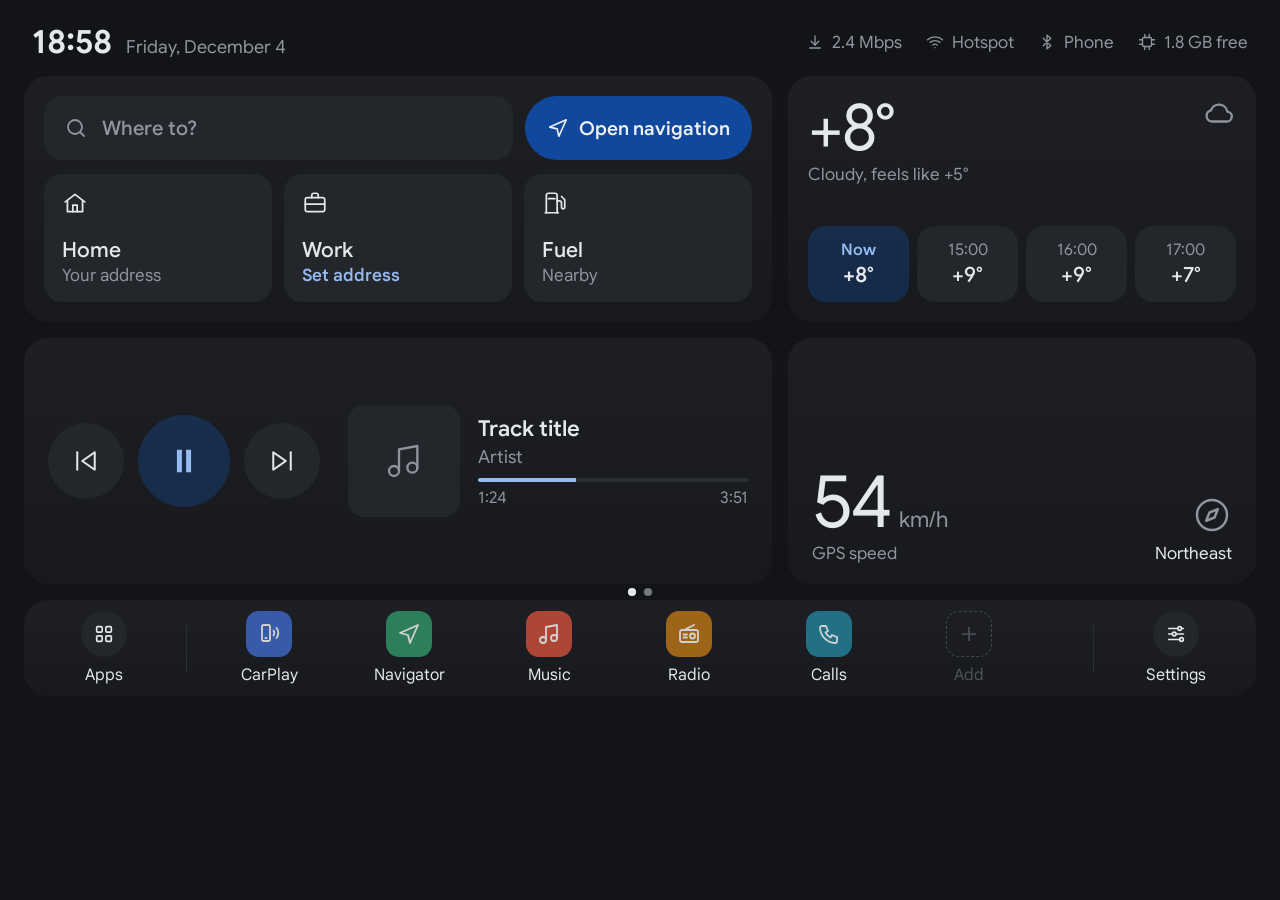
<file: launcher/preview/index.html>
<!doctype html>
<html lang="en">
  <head>
    <meta charset="utf-8" />
    <meta name="viewport" content="width=device-width, initial-scale=1" />
    <title>HU Launcher</title>
    <script type="module" crossorigin src="./assets/index-mhL9dJ-6.js"></script>
    <link rel="stylesheet" crossorigin href="./assets/index-uz0ja3gs.css">
  </head>
  <body>
    <!--
      The boot splash: RoadDesk's logo, the step under way, the version (context/specs/home-flows.md,
      section 0.2; board 45's mark, words and colours). Static, so the WebView paints it before the
      script bundle runs. React's first render replaces it. Its styles are
      src/screens/splash/splash.css, in the stylesheet the build links above.
    -->
    <div id="root">
      <div class="splash">
        <div class="splash__logo">
          <svg class="splash__mark" width="180" height="180" viewBox="0 0 120 120" aria-hidden="true">
            <rect x="4" y="4" width="112" height="112" rx="32" fill="#1B2A44" />
            <path d="M30 74h60l-7-20a8 8 0 0 0-7.5-5.5h-31A8 8 0 0 0 37 54z" fill="none" stroke="#96BBF2" stroke-width="5" stroke-linejoin="round" />
            <circle cx="42" cy="80" r="6" fill="#96BBF2" />
            <circle cx="78" cy="80" r="6" fill="#96BBF2" />
            <path d="M48 36a17 17 0 0 1 24 0" fill="none" stroke="#8FD6CA" stroke-width="5" stroke-linecap="round" />
            <path d="M54 42a8 8 0 0 1 12 0" fill="none" stroke="#8FD6CA" stroke-width="5" stroke-linecap="round" />
          </svg>
          <span class="splash__name">RoadDesk</span>
        </div>
        <div class="splash__loading" role="status">
          <span data-splash-step></span>
          <span class="splash__dots" aria-hidden="true"><span></span><span></span><span></span></span>
        </div>
        <span class="splash__version" data-splash-version></span>
      </div>
    </div>
    <script>
      // Board 21's «Анимации» off: the document's mark, before the bundle, so the splash's dots stand
      // still from the first paint (context/specs/home-flows.md, section 5.1). The setting is the one
      // the shell keeps (HuShell.stateGet); the system's reduced-motion preference is not asked (W8:
      // the head unit's WebView reports it by itself). While the shell says the car is driving, the
      // document's data-driving stops the dots too, as the bundle's own does. src/motion/reducedMotion.ts
      // and App.tsx keep both marks current once the bundle runs.
      (function () {
        var shell = window.HuShell;
        try {
          if (shell && typeof shell.stateGet === 'function') {
            var kept = JSON.parse(shell.stateGet('settings') || 'null');
            if (kept && kept.animations === false) document.documentElement.setAttribute('data-reduced-motion', '');
          }
        } catch (e) {
          // a broken kept value or bridge: «Анимации» as by default, on
        }
        try {
          if (shell && typeof shell.driving === 'function') {
            var motion = JSON.parse(shell.driving() || 'null');
            if (motion && motion.state === 'driving') document.documentElement.setAttribute('data-driving', '');
          }
        } catch (e) {
          // no word on driving: parked, as the bundle reads it
        }
      })();
    </script>
    <script>
      // The splash's words, before the bundle: the build writes the steps' words and splash.version
      // from src/i18n/{ru,uk,en}.json here (vite.config.ts), and the language is picked by
      // resolveLocale's rule (?lang=, then the system language, then English). The version is the
      // shell's versionName; without a shell (the desktop), ?version= stands in for it.
      // The step under way: the shell calls window.huSplashStep('update' | 'server' | 'widgets')
      // through WebView.evaluateJavascript as it goes; before its first call, and on the desktop
      // without ?step=, it is 'widgets', board 45's «Загружаем виджеты». An unknown step is ignored.
      (function () {
        var strings = {"ru":{"version":"версия {version}","steps":{"update":"Проверяем обновления","server":"Подключаемся к серверу","widgets":"Загружаем виджеты"}},"uk":{"version":"версія {version}","steps":{"update":"Перевіряємо оновлення","server":"Під’єднуємося до сервера","widgets":"Завантажуємо віджети"}},"en":{"version":"version {version}","steps":{"update":"Checking for updates","server":"Connecting to the server","widgets":"Loading widgets"}}};
        if (!strings) return;
        var query = new URLSearchParams(window.location.search);
        var pick = function (tag) {
          var language = String(tag || '').trim().toLowerCase().split(/[-_]/)[0];
          return Object.prototype.hasOwnProperty.call(strings, language) ? language : null;
        };
        // On the head unit the language the owner chose is kept by the shell (HuShell.stateGet, the
        // settings' JSON); it comes before the system's, as in the app itself.
        var kept = null;
        try {
          if (window.HuShell && typeof window.HuShell.stateGet === 'function') kept = JSON.parse(window.HuShell.stateGet('settings') || 'null');
        } catch (e) {
          kept = null;
        }
        var locale = pick(query.get('lang')) || pick(kept && kept.language) || pick(navigator.language) || 'en';
        var version = null;
        try {
          if (window.HuShell) version = JSON.parse(window.HuShell.info()).versionName;
        } catch (e) {
          version = null;
        }
        if (!version) version = query.get('version');
        document.documentElement.lang = locale;
        var line = document.querySelector('[data-splash-step]');
        window.huSplashStep = function (step) {
          var words = strings[locale].steps[step];
          if (typeof words === 'string' && line) line.textContent = words;
        };
        window.huSplashStep('widgets');
        if (query.get('step')) window.huSplashStep(query.get('step'));
        if (version) document.querySelector('[data-splash-version]').textContent = strings[locale].version.replace('{version}', version);
      })();
    </script>
  </body>
</html>
</file>
<file: launcher/preview/assets/index-uz0ja3gs.css>
.grant-button{height:var(--touch-parked);box-sizing:border-box;border-radius:var(--radius-16);background:var(--color-accent-fill);color:var(--color-on-accent);font-family:inherit;font-size:var(--font-size-button);font-weight:var(--font-weight-button);white-space:nowrap;cursor:pointer;border:none;flex-shrink:0;align-items:center;padding:0 18px;display:inline-flex}.settings-screen{box-sizing:border-box;width:1280px;height:720px;padding:var(--space-24);gap:var(--space-16);background:var(--color-bg);color:var(--color-text);font-family:var(--font-sans);flex-direction:column;display:flex;position:relative;overflow:hidden}.screen-header{height:var(--touch-back-close);align-items:center;gap:var(--space-16);flex-shrink:0;display:flex}.screen-header__back{width:var(--touch-back-close);height:var(--touch-back-close);border-radius:var(--radius-field);background:var(--color-raised);color:var(--color-text);cursor:pointer;border:none;flex-shrink:0;justify-content:center;align-items:center;padding:0;display:flex}.screen-header__title{min-width:0;font-size:var(--font-size-screen-title);font-weight:var(--font-weight-screen-title);letter-spacing:-.01em;line-height:var(--leading-130);white-space:nowrap;text-overflow:ellipsis;flex-grow:1;margin:0;overflow:hidden}.settings-card{box-sizing:border-box;background:var(--surface-card);border:1px solid var(--color-card-border);border-radius:var(--radius-card);min-width:0;min-height:0;padding:var(--space-20);flex-direction:column;display:flex}.settings-card__title{font-size:var(--font-size-card-headline);font-weight:var(--font-weight-section-title);line-height:var(--leading-130);margin:0}.settings-row{box-sizing:border-box;border-radius:var(--radius-16);width:100%;min-height:72px;color:var(--color-text);padding:0 var(--space-16);align-items:center;gap:var(--space-16);text-align:left;cursor:pointer;background:0 0;border:1px solid #0000;flex-shrink:0;font-family:inherit;transition:background-color .2s;display:flex}.settings-row[aria-current]{background:var(--color-raised);border-color:rgba(var(--color-accent-text-rgb), .45)}[data-theme=sunny] .settings-row[aria-current]{border-color:rgba(var(--color-accent-text-rgb), .45)}.settings-row__icon{border-radius:var(--radius-field);background:var(--color-raised);width:44px;height:44px;color:var(--color-text);flex-shrink:0;justify-content:center;align-items:center;display:flex}.settings-row__text{flex-direction:column;flex-grow:1;gap:2px;min-width:0;display:flex}.settings-row__title{font-size:var(--font-size-body);font-weight:var(--font-weight-body);line-height:var(--leading-130);white-space:nowrap;text-overflow:ellipsis;overflow:hidden}.settings-row__summary{font-size:var(--font-size-caption);color:var(--color-text-secondary);line-height:var(--leading-130);white-space:nowrap;text-overflow:ellipsis;overflow:hidden}.settings-row__chevron{color:var(--color-icon);flex-shrink:0;display:flex}.segmented{border-radius:var(--radius-field);background:#101216;gap:6px;padding:6px;display:flex}[data-theme=sunny] .segmented{background:var(--color-raised)}[data-theme=sunny] .segmented__option[aria-checked=true]{background:var(--color-card)}.segmented__option{min-width:0;padding:4px var(--space-8);border-radius:var(--radius-button);color:var(--color-text-secondary);cursor:pointer;background:0 0;border:none;flex:1 1 0;font-family:inherit;transition:background-color .2s,color .2s}.segmented__option[aria-checked=true]{background:var(--color-raised);color:var(--color-text)}.segmented--large .segmented__option{min-height:var(--touch-back-close);font-size:var(--font-size-body);font-weight:var(--font-weight-body)}.segmented--small .segmented__option{min-height:var(--touch-parked);font-size:var(--font-size-button);font-weight:var(--font-weight-button);line-height:1.2}.toggle-row{width:100%;min-height:var(--touch-back-close);box-sizing:border-box;border-radius:var(--radius-16);color:var(--color-text);padding:0 var(--space-4);justify-content:space-between;align-items:center;gap:var(--space-16);text-align:left;cursor:pointer;background:0 0;border:none;font-family:inherit;display:flex}.toggle-row--hint{min-height:var(--touch-frequent)}.toggle-row__title{font-size:var(--font-size-body);font-weight:var(--font-weight-body)}.toggle{border-radius:var(--radius-16);background:var(--color-accent-fill);flex-shrink:0;width:56px;height:32px;position:relative}.toggle__knob{background:var(--color-text);border-radius:50%;width:26px;height:26px;position:absolute;top:3px;left:27px}[data-theme=sunny] .toggle__knob{background:var(--color-on-accent)}.toggle-row[aria-checked=false] .toggle{background:var(--color-line)}.toggle-row[aria-checked=false] .toggle__knob{background:var(--color-text-secondary);left:3px}:where(:root[data-reduced-motion]) .settings-row,:where(:root[data-reduced-motion]) .segmented__option{transition:none}.settings-columns{gap:var(--space-16);flex-grow:1;grid-template-columns:minmax(0,1fr) minmax(0,1fr);min-height:0;display:grid}.settings-card--list{padding:var(--space-12);gap:var(--space-4);overflow-y:auto}.settings-card--list::-webkit-scrollbar{display:none}.settings-card--section{gap:18px}.settings-group{gap:var(--space-8);flex-direction:column;display:flex}.settings-group--accent{gap:var(--space-4)}.settings-group__label{font-size:var(--font-size-caption);color:var(--color-text-secondary)}.accents{gap:var(--space-8);display:flex}.accent{border-radius:var(--radius-16);min-width:0;min-height:88px;color:var(--color-text-secondary);font-family:inherit;font-size:var(--font-size-caption);cursor:pointer;background:0 0;border:none;flex-direction:column;flex:1 1 0;justify-content:center;align-items:center;gap:10px;font-weight:500;display:flex}.accent[aria-pressed=true]{color:var(--color-text)}.accent__swatch{border-radius:50%;width:36px;height:36px}.accent[aria-pressed=true] .accent__swatch{box-shadow:0 0 0 3px var(--color-bg), 0 0 0 5px var(--color-accent-text)}.settings-divider{background:var(--color-line);flex-shrink:0;height:1px}.settings-toggles{gap:var(--space-4);flex-direction:column;display:flex}.alert-region__left{gap:var(--space-16);flex-direction:column;min-width:0;min-height:0;display:flex}.alert-region__title{font-size:var(--font-size-section-title);font-weight:var(--font-weight-section-title);margin:0}.alert-region__how{gap:var(--space-8)}.alert-region__modes,.alert-region__list{gap:var(--space-8);flex-direction:column;display:flex}.alert-region__list{min-height:0;overflow-y:auto}.alert-region__list::-webkit-scrollbar{display:none}.alert-region__list>.radio-row{flex-shrink:0}.radio-row{box-sizing:border-box;width:100%;min-height:76px;padding:var(--space-8) var(--space-16);border-radius:var(--radius-16);color:var(--color-text);align-items:center;gap:var(--space-16);text-align:left;cursor:pointer;background:0 0;border:none;font-family:inherit;transition:background-color .2s;display:flex}.radio-row--place{min-height:72px;padding-top:6px;padding-bottom:6px}.radio-row[aria-checked=true]{background:var(--color-raised)}.radio-row__ring{box-sizing:border-box;border:2px solid var(--color-icon);border-radius:50%;flex-shrink:0;justify-content:center;align-items:center;width:28px;height:28px;transition:border-color .2s;display:flex}.radio-row__dot{background:var(--color-accent-text);opacity:0;border-radius:50%;width:14px;height:14px;transition:opacity .2s,transform .2s;transform:scale(.4)}.radio-row[aria-checked=true] .radio-row__ring{border-color:var(--color-accent-text)}.radio-row[aria-checked=true] .radio-row__dot{opacity:1;transform:none}.radio-row__text{flex-direction:column;gap:2px;min-width:0;display:flex}.radio-row__title{font-size:var(--font-size-body);font-weight:var(--font-weight-body)}.radio-row--place .radio-row__title{white-space:nowrap;text-overflow:ellipsis;overflow:hidden}.radio-row__sub{font-size:var(--font-size-caption);line-height:var(--leading-130);color:var(--color-text-secondary)}.alert-region__note{border-radius:var(--radius-button);background:var(--color-warn-tint);color:var(--color-warn);font-size:var(--font-size-caption);line-height:var(--leading-135);align-items:center;gap:10px;padding:10px 14px;display:flex}.alert-region__note svg{flex-shrink:0}.alert-region__note-text{min-width:0}.alert-region__grant{justify-content:space-between;align-items:center;gap:var(--space-12);display:flex}.alert-region__grant-text{min-width:0;font-size:var(--font-size-caption);line-height:var(--leading-135);color:var(--color-text-secondary)}.alert-region__notices{gap:2px}.alert-region__title--notices{margin-bottom:6px}.alert-region .toggle-row{min-height:60px;padding:0 var(--space-16);transition:background-color .2s}.alert-region .toggle-row__title{min-width:0;font-weight:var(--font-weight-caption);line-height:var(--leading-130)}.alert-region .toggle{transition:background-color .2s}.alert-region .toggle__knob{transition:left .2s,background-color .2s}.alert-region__places{gap:var(--space-12);transition:opacity .2s}.alert-region__places[data-mode=auto]{opacity:.45}.alert-region__places-head{gap:var(--space-4);flex-direction:column;display:flex}.alert-region__hint{font-size:var(--font-size-caption);color:var(--color-text-secondary)}.alert-region__search-form{display:contents}.alert-region__search{height:var(--touch-frequent);box-sizing:border-box;border:1px solid var(--color-line);border-radius:var(--radius-field);background:var(--color-raised);color:var(--color-text-secondary);align-items:center;gap:var(--space-12);flex-shrink:0;padding:0 18px;display:flex}.alert-region__search-input{min-width:0;height:100%;color:var(--color-text);font-family:inherit;font-size:var(--font-size-body);font-weight:var(--font-weight-caption);background:0 0;border:none;outline:none;flex-grow:1}.alert-region__search-input::placeholder{color:var(--color-text-secondary);opacity:1}:where(:root[data-reduced-motion]) .radio-row,:where(:root[data-reduced-motion]) .radio-row__ring,:where(:root[data-reduced-motion]) .radio-row__dot,:where(:root[data-reduced-motion]) .alert-region .toggle-row,:where(:root[data-reduced-motion]) .alert-region .toggle,:where(:root[data-reduced-motion]) .alert-region .toggle__knob,:where(:root[data-reduced-motion]) .alert-region__places{transition:none}.alerts-map{--map-none-fill:#202328;--map-none-stroke:#363a42;--map-warn-rgb:235, 192, 122;--map-crit-rgb:238, 156, 138;--map-outline:var(--color-text);--map-fade-top:28, 30, 34;--map-fade-bottom:24, 26, 30}[data-theme=sunny] .alerts-map{--map-none-fill:var(--color-raised);--map-none-stroke:var(--color-line);--map-warn-rgb:107, 61, 0;--map-crit-rgb:154, 28, 16;--map-fade-top:255, 255, 255;--map-fade-bottom:247, 248, 250}.alerts-map__titles{flex-direction:column;flex-grow:1;gap:2px;min-width:0;display:flex}.alerts-map .screen-header__title{line-height:normal}.alerts-map__updated{font-size:var(--font-size-status);font-weight:var(--font-weight-caption);color:var(--color-text-secondary)}.alerts-map__updated[data-stale]{color:var(--color-warn)}.alerts-map__body{gap:var(--space-16);flex-grow:1;min-height:0;display:flex}.alerts-map__map,.alerts-map__legend,.alerts-map__list-card{box-sizing:border-box;background:var(--surface-card);border:1px solid var(--color-card-border);border-radius:var(--radius-card)}.alerts-map__map{min-width:0;padding:var(--space-20);flex-grow:1;justify-content:center;align-items:center;display:flex;position:relative}.alerts-map__svg{max-width:100%;height:auto;display:block}.map-region{stroke-width:1px;stroke-linejoin:round}.map-region--none{fill:var(--map-none-fill);stroke:var(--map-none-stroke)}.map-region--drones{fill:rgba(var(--map-warn-rgb), .5);stroke:rgba(var(--map-warn-rgb), .9)}.map-region--missile{fill:rgba(var(--map-crit-rgb), .55);stroke:rgba(var(--map-crit-rgb), .95)}.map-region--partial{fill:rgba(var(--map-warn-rgb), .18);stroke:rgba(var(--map-warn-rgb), .75);stroke-dasharray:4 3}.map-region-outline{fill:none;stroke:var(--map-outline);stroke-width:2.5px;stroke-linejoin:round;pointer-events:none}.alerts-map__demo{right:var(--space-16);top:var(--space-16);box-sizing:border-box;height:30px;padding:0 var(--space-12);color:var(--color-text-secondary);font-size:var(--font-size-status);font-weight:var(--font-weight-caption);border:1px dashed #ffffff2e;border-radius:15px;align-items:center;display:flex;position:absolute}[data-theme=sunny] .alerts-map__demo{border-color:var(--color-card-border)}.alerts-map__side{gap:var(--space-16);flex-direction:column;flex-shrink:0;width:360px;min-height:0;display:flex}.alerts-map__legend{padding:var(--space-16) var(--space-20);gap:var(--space-4);flex-direction:column;display:flex}.alerts-map__legend-row{align-items:center;gap:var(--space-12);min-height:32px;display:flex}.alerts-map__swatch{box-sizing:border-box;border:1.5px solid;border-radius:6px;flex-shrink:0;width:22px;height:22px}.alerts-map__swatch--missile{background:rgba(var(--map-crit-rgb), .55);border-color:rgba(var(--map-crit-rgb), .95)}.alerts-map__swatch--drones{background:rgba(var(--map-warn-rgb), .5);border-color:rgba(var(--map-warn-rgb), .9)}.alerts-map__swatch--partial{background:rgba(var(--map-warn-rgb), .18);border-color:rgba(var(--map-warn-rgb), .75);border-style:dashed}.alerts-map__swatch--none{background:var(--map-none-fill);border-color:var(--map-none-stroke)}.alerts-map__legend-label{min-width:0;font-size:var(--font-size-button);font-weight:var(--font-weight-caption);line-height:var(--leading-125)}.alerts-map__list-card{min-height:0;padding:var(--space-16) var(--space-12) var(--space-12);flex-direction:column;flex-grow:1;gap:6px;display:flex;overflow:hidden}.alerts-map__head{margin:0 var(--space-8);font-size:var(--font-size-section-title);font-weight:var(--font-weight-section-title);line-height:var(--leading-125)}.alerts-map__list-box{flex-grow:1;min-height:0;position:relative}.alerts-map__list{overscroll-behavior:contain;gap:var(--space-4);scrollbar-width:none;flex-direction:column;display:flex;position:absolute;inset:0;overflow-y:auto}.alerts-map__list::-webkit-scrollbar{display:none}.alerts-map__row{box-sizing:border-box;border-radius:var(--radius-button);width:100%;min-height:52px;color:var(--color-text);padding:var(--space-4) 10px;align-items:center;gap:var(--space-12);text-align:left;cursor:pointer;background:0 0;border:1px solid #0000;flex-shrink:0;font-family:inherit;transition:background-color .2s,border-color .2s;display:flex}.alerts-map__row[aria-pressed=true]{background:var(--color-raised);border-color:#e4e7eb59}[data-theme=sunny] .alerts-map__row[aria-pressed=true]{border-color:#0b0d1059}.alerts-map__dot{border-radius:50%;flex-shrink:0;width:10px;height:10px}.alerts-map__dot--missile{background:var(--color-crit)}.alerts-map__dot--drones,.alerts-map__dot--partial{background:var(--color-warn)}.alerts-map__row-text{flex-direction:column;gap:1px;min-width:0;display:flex}.alerts-map__row-name,.alerts-map__row-sub{white-space:nowrap;text-overflow:ellipsis;overflow:hidden}.alerts-map__row-name{font-size:var(--font-size-button);font-weight:var(--font-weight-button)}.alerts-map__row-sub{font-size:var(--font-size-status);font-weight:var(--font-weight-caption);color:var(--color-text-secondary)}.alerts-map__fade{pointer-events:none;opacity:0;transition:opacity .22s;position:absolute;left:0;right:0}.alerts-map__fade[data-on]{opacity:1}.alerts-map__fade--top{background:linear-gradient(180deg, rgb(var(--map-fade-top)) 0%, rgba(var(--map-fade-top), .85) 35%, rgba(var(--map-fade-top), 0) 100%);height:36px;top:0}.alerts-map__fade--bottom{background:linear-gradient(0deg, rgb(var(--map-fade-bottom)) 0%, rgba(var(--map-fade-bottom), .85) 35%, rgba(var(--map-fade-bottom), 0) 100%);height:44px;bottom:0}:where(:root[data-reduced-motion]) .alerts-map__row,:where(:root[data-reduced-motion]) .alerts-map__fade{transition:none}.panel{box-sizing:border-box;background:var(--surface-card);border-radius:var(--radius-card);min-height:0}.office-card{min-width:0;padding:var(--space-20);border:1px solid var(--color-card-border);gap:var(--space-12);flex-direction:column;display:flex;overflow:hidden}.office-card__header{align-items:center;gap:var(--space-8);min-height:28px;display:flex}.office-card__icon{color:var(--color-text-lead);flex-shrink:0;display:flex}.office-card__title{min-width:0;font-size:var(--font-size-body);font-weight:var(--font-weight-body);line-height:var(--leading-130);white-space:nowrap;text-overflow:ellipsis;flex:0 auto;overflow:hidden}.office-card__title-detail{color:var(--color-text-secondary);font-weight:500}.office-card__spacer{flex:1 1 0;min-width:0}.office-card__status{flex:0 auto;justify-content:flex-end;min-width:0;display:flex}.status-chip{min-width:0;font-size:var(--font-size-status);font-weight:var(--font-weight-status);align-items:center;gap:7px;display:flex}.status-chip--ok{color:var(--color-ok)}.status-chip--info{color:var(--color-info)}.status-chip--warn{color:var(--color-warn)}.status-chip--crit{color:var(--color-crit)}.status-chip--lead{color:var(--color-text-lead)}.status-chip__mark{flex-shrink:0;display:flex}.status-chip__label{white-space:nowrap;text-overflow:ellipsis;overflow:hidden}.status-dot{width:var(--status-dot-size);height:var(--status-dot-size);background:currentColor;border-radius:50%;flex-shrink:0}.sparkline{flex-shrink:0;position:relative}.sparkline--accent{color:var(--color-accent-text)}.sparkline--warn{color:var(--color-warn)}.sparkline--crit{color:var(--color-crit)}.sparkline--muted{color:var(--color-text-secondary)}.sparkline svg{display:block;overflow:visible}.sparkline polyline{stroke:currentColor;stroke-width:2px;stroke-linecap:round;stroke-linejoin:round;stroke-opacity:var(--chart-line-opacity)}.sparkline--dashed polyline{stroke-dasharray:3 5}.sparkline__dot{width:var(--status-dot-size);height:var(--status-dot-size);margin:calc(var(--status-dot-size) / -2) 0 0 calc(var(--status-dot-size) / -2);background:currentColor;border-radius:50%;position:absolute}.office-stats{gap:var(--space-12);grid-template-columns:repeat(2,minmax(0,1fr));margin-top:auto;display:grid}.office-stat{flex-direction:column;gap:2px;min-width:0;display:flex}.office-stat__value{font-size:var(--font-size-body);color:var(--color-text);white-space:nowrap;font-weight:700}.office-stat__value--ok{color:var(--color-ok)}.office-stat__value--warn{color:var(--color-warn)}.office-stat__label{font-size:var(--font-size-status);color:var(--color-text-secondary);white-space:nowrap;text-overflow:ellipsis;overflow:hidden}.office-figure{font-size:var(--font-size-widget-number);font-weight:var(--font-weight-widget-number);line-height:var(--leading-100);letter-spacing:-.02em}.office-notice{flex-direction:column;flex-grow:1;justify-content:center;gap:6px;display:flex}.office-notice__headline{font-size:22px;font-weight:700}.office-notice__hint{font-size:var(--font-size-caption);color:var(--color-text-secondary)}.skeleton{--skeleton-light:#ffffff0f;background:var(--color-raised);flex-shrink:0;display:block;position:relative;overflow:hidden}.skeleton--line{background:var(--color-line)}[data-theme=sunny] .skeleton{--skeleton-light:var(--color-card)}.skeleton:after{content:"";background:linear-gradient(90deg, #fff0, var(--skeleton-light), #fff0);width:60%;position:absolute;top:0;bottom:0;left:0;transform:translate(-100%)}.skeleton-stat{flex-direction:column;gap:6px;display:flex}.skeleton-chip{padding-top:var(--space-4);display:block}:root[data-motion~=dots] .search-dots>span{animation:search-dot var(--motion-dots-duration) var(--ease-loop) infinite}.search-dots>span:nth-child(2){animation-delay:var(--motion-dots-stagger)}.search-dots>span:nth-child(3){animation-delay:calc(2 * var(--motion-dots-stagger))}@keyframes search-dot{0%,to{opacity:var(--motion-dots-opacity)}50%{opacity:1}}.skeleton:after{animation:skeleton-sheen var(--motion-skeleton-duration) var(--ease-loop) infinite;animation-delay:var(--skeleton-delay,0s)}@keyframes skeleton-sheen{0%{transform:translate(-100%)}to{transform:translate(183.333%)}}.home[data-swiping] .search-dots>span,.home[data-swiping] .skeleton:after{animation-play-state:paused}:where(:root[data-reduced-motion]) .search-dots>span,:where(:root[data-reduced-motion]) .skeleton:after,[data-driving] .search-dots>span,[data-driving] .skeleton:after,:root[data-banner-over] .search-dots>span,:root[data-banner-over] .skeleton:after{animation:none}.office-stale{color:var(--color-text-secondary);flex-direction:column;flex-grow:1;justify-content:center;gap:6px;display:flex}.office-stale__label{font-size:var(--font-size-status)}.office-stale__figure{font-size:26px;font-weight:700;line-height:var(--leading-125)}.office-stale__line{font-size:var(--font-size-caption)}.alerts-card__loading{justify-content:space-between;gap:var(--space-8);flex-direction:column;flex-grow:1;display:flex}.alerts-card__headline{font-size:22px;font-weight:700;line-height:var(--leading-125)}.alerts-card__hint{font-size:var(--font-size-caption);line-height:var(--leading-135);color:var(--color-warn)}.alerts-card--area{transition:box-shadow .9s ease-out,border-color .3s}.alerts-card--yellow{border-color:#ebc07a54}.alerts-card--red{border-color:#ee9c8a54}[data-theme=sunny] .alerts-card--yellow{border-color:#6b3d0054}[data-theme=sunny] .alerts-card--red{border-color:#9a1c1054}.alerts-card--ring{transition:box-shadow .25s ease-out,border-color .3s;box-shadow:0 0 0 8px #e6b56647}.alerts-card__chevron{color:var(--color-icon);display:flex}.alerts-card__layers{flex-grow:1;min-height:0;position:relative}.alerts-card__layer{transition:opacity .3s ease, transform .4s var(--ease-once);flex-direction:column;justify-content:space-between;gap:6px;display:flex;position:absolute;inset:0}.alerts-card__layer--alert{gap:var(--space-8)}.alerts-card__layer[aria-hidden=true]{opacity:0;pointer-events:none}.alerts-card__layer--calm[aria-hidden=true]{transform:translateY(-6px)}.alerts-card__layer--alert[aria-hidden=true]{transform:translateY(8px)}:where(:root[data-reduced-motion]) .alerts-card--area,:where(:root[data-reduced-motion]) .alerts-card--ring,:where(:root[data-reduced-motion]) .alerts-card__layer{transition:none}.alerts-card__group{flex-direction:column;gap:6px;display:flex}.alerts-card__group--alert{gap:var(--space-4)}.alerts-card__calm{align-items:center;gap:10px;font-size:26px;font-weight:700;display:flex}.alerts-card__dot{width:var(--space-12);height:var(--space-12);background:var(--color-ok);border-radius:6px}.alerts-card__community{min-width:0;font-size:var(--font-size-caption);color:var(--color-text-secondary);align-items:center;gap:6px;display:flex}.alerts-card__community svg{flex-shrink:0}.alerts-card__community-name{white-space:nowrap;text-overflow:ellipsis;min-width:0;overflow:hidden}.alerts-card__line{font-size:var(--font-size-caption);color:var(--color-text-secondary)}.alerts-card__updated{font-size:var(--font-size-status);line-height:var(--leading-135);color:var(--color-text-secondary)}.alerts-card__alert{font-size:var(--font-size-card-headline);font-weight:var(--font-weight-card-headline);color:var(--color-warn)}.alerts-card--red .alerts-card__alert{color:var(--color-crit)}.alerts-card__threat{font-size:var(--font-size-button);line-height:var(--leading-130)}.alerts-card__button{height:var(--touch-back-close);box-sizing:border-box;padding:0 var(--space-20);border-radius:var(--radius-field);background:var(--color-raised);color:var(--color-text);font-family:inherit;font-size:var(--font-size-body);font-weight:var(--font-weight-body);white-space:nowrap;cursor:pointer;border:none;flex-shrink:0;justify-content:center;align-items:center;gap:10px;display:flex}.alerts-card__body{justify-content:space-between;gap:var(--space-8);flex-direction:column;flex-grow:1;min-height:0;display:flex}.alerts-card__body--centred{justify-content:center}.alerts-card__calm--small{font-size:var(--font-size-card-headline)}.alerts-card__uncertain{font-size:var(--font-size-caption);line-height:var(--leading-130);color:var(--color-warn)}.alerts-card__others{font-size:var(--font-size-caption);line-height:var(--leading-130);color:var(--color-crit);white-space:nowrap;text-overflow:ellipsis;overflow:hidden}.alerts-card__warn-mark{vertical-align:-2px;margin-right:6px;display:inline-flex}.alerts-card__gps{font-weight:var(--font-weight-body)}.alerts-card__gps-line{font-size:var(--font-size-caption);line-height:var(--leading-130);color:var(--color-warn);white-space:nowrap;text-overflow:ellipsis;overflow:hidden}.alerts-card__gps-place{color:var(--color-text-secondary)}.alerts-card__stale{font-size:var(--font-size-card-headline);font-weight:var(--font-weight-card-headline);line-height:1.2}.alerts-card__stale-hint{font-size:var(--font-size-caption);line-height:var(--leading-135);color:var(--color-warn)}.calendar-card{grid-area:1/1/auto/span 2}.calendar-card__next{align-items:center;gap:var(--space-20);flex-grow:1;min-height:0;display:flex}.calendar-card__meeting{flex-direction:column;flex-grow:1;gap:6px;min-width:0;display:flex}.calendar-card__title{font-size:var(--font-size-card-headline);font-weight:var(--font-weight-card-headline);line-height:var(--leading-130);white-space:nowrap;text-overflow:ellipsis;overflow:hidden}.calendar-card__meta{font-size:var(--font-size-caption);color:var(--color-text-secondary);white-space:nowrap;text-overflow:ellipsis;overflow:hidden}.calendar-card__actions{gap:var(--space-8);flex-direction:column;flex-shrink:0;width:200px;display:flex}.calendar-card__button{box-sizing:border-box;width:100%;height:60px;padding:0 var(--space-20);border-radius:var(--radius-field);font-family:inherit;font-size:var(--font-size-body);font-weight:var(--font-weight-body);white-space:nowrap;cursor:pointer;border:none;justify-content:center;align-items:center;gap:10px;display:flex}.calendar-card__button svg{flex-shrink:1;min-width:0}.calendar-card__button--join{background:var(--color-accent-fill);color:var(--color-on-accent)}.calendar-card__button--open{background:var(--color-raised);color:var(--color-text)}.calendar-card__later{padding-top:var(--space-12);border-top:1px solid var(--color-line);gap:var(--space-16);grid-template-columns:repeat(2,minmax(0,1fr));display:grid}.calendar-card__item{align-items:baseline;gap:10px;min-width:0;display:flex}.calendar-card__time{font-size:var(--font-size-caption);font-weight:700}.calendar-card__item-title{min-width:0;font-size:var(--font-size-caption);color:var(--color-text-secondary);white-space:nowrap;text-overflow:ellipsis;overflow:hidden}.calendar-card__skeleton-meeting{flex-direction:column;flex-grow:1;gap:10px;display:flex}.idle{color:#e4e7eb;width:1280px;height:720px;font-family:var(--font-sans);cursor:pointer;background:#000;position:relative;overflow:hidden}.idle__drift{box-sizing:border-box;flex-direction:column;justify-content:space-between;padding:64px 80px;display:flex;position:absolute;inset:0}.idle__time{gap:var(--space-4);flex-direction:column;display:flex}.idle__clock{font-size:200px;font-weight:400;line-height:var(--leading-100);letter-spacing:-.04em;color:#c9cdd3;font-variant-numeric:tabular-nums}.idle__date{font-size:var(--font-size-screen-title);color:#8f959e}.idle__lines{grid-template-columns:repeat(2,minmax(0,1fr));gap:18px 40px;display:grid}.idle__line{align-items:center;gap:var(--space-12);color:#aeb3bb;font-size:22px;display:flex}.idle__line svg{flex-shrink:0}.idle__line--ok{color:#7fbfb5}.idle__line--warn{color:#ebc07a}.idle__line--crit,.idle__alert-others{color:#ee9c8a}.idle__alert-others{align-items:center;gap:var(--space-12);font-size:22px;display:flex}.idle__hint{font-size:var(--font-size-button);color:#8f959e}.idle--alert{box-sizing:border-box;background:radial-gradient(80% 70% at 30% 40%,#e8907d29,#e8907d00 70%),#120c0b;flex-direction:column;justify-content:space-between;padding:56px 80px;display:flex}.idle--yellow{background:radial-gradient(80% 70% at 30% 40%,#e6b56629,#e6b56600 70%),#120c0b}.idle__clock-small{font-size:36px;font-weight:var(--font-weight-section-title);color:#c9cdd3;font-variant-numeric:tabular-nums}.idle__alert{flex-direction:column;gap:14px;display:flex}.idle__siren{color:#ee9c8a;display:flex}.idle__alert-title{font-size:var(--font-size-detail-number);font-weight:var(--font-weight-detail-number);color:#ee9c8a;line-height:1.05}.idle--yellow .idle__siren,.idle--yellow .idle__alert-title{color:#ebc07a}.idle__alert-sub{font-size:var(--font-size-screen-title)}.idle__actions{display:flex}.idle__shelters{box-sizing:border-box;height:76px;padding:0 var(--space-20);border-radius:var(--radius-field);color:#e4e7eb;font-family:inherit;font-size:var(--font-size-body);font-weight:var(--font-weight-body);white-space:nowrap;cursor:pointer;background:#23262b;border:none;justify-content:center;align-items:center;gap:10px;display:flex}@keyframes idle-drift{0%,to{transform:translate(0)}33%{transform:translate(6px,4px)}67%{transform:translate(-4px,6px)}}[data-anim=drift]{animation:idle-drift var(--motion-drift-duration) var(--ease-loop) infinite}[data-theme=sunny] .idle{background:var(--color-bg);color:var(--color-text)}[data-theme=sunny] .idle__clock,[data-theme=sunny] .idle__clock-small,[data-theme=sunny] .idle__line{color:var(--color-text)}[data-theme=sunny] .idle__date,[data-theme=sunny] .idle__hint{color:var(--color-text-secondary)}[data-theme=sunny] .idle__line--ok{color:var(--color-ok)}[data-theme=sunny] .idle__line--warn,[data-theme=sunny] .idle--yellow .idle__siren,[data-theme=sunny] .idle--yellow .idle__alert-title{color:var(--color-warn)}[data-theme=sunny] .idle__line--crit,[data-theme=sunny] .idle__alert-others,[data-theme=sunny] .idle__siren,[data-theme=sunny] .idle__alert-title{color:var(--color-crit)}[data-theme=sunny] .idle__shelters{background:var(--color-card);border:1px solid var(--color-card-border);color:var(--color-text)}[data-theme=sunny] .idle--alert{background:radial-gradient(ellipse 80% 70% at 30% 40%, #9a1c1029, #9a1c1000 70%), var(--color-bg)}[data-theme=sunny] .idle--yellow{background:radial-gradient(ellipse 80% 70% at 30% 40%, #6b3d0029, #6b3d0000 70%), var(--color-bg)}:root{--detail-ok-area:#8fd6ca1a;--detail-ok-band:#8fd6ca14;--detail-ok-swatch:#8fd6ca40;--detail-info-bar:#96bbf2b3;--detail-crit-band:#e8907d1f}[data-theme=sunny]{--detail-ok-area:#00594a1a;--detail-ok-band:#00594a14;--detail-ok-swatch:#00594a40;--detail-info-bar:#0b4699b3;--detail-crit-band:#9a1c101f}.detail-screen{box-sizing:border-box;width:1280px;height:720px;padding:var(--space-24);gap:var(--space-16);background:var(--color-bg);color:var(--color-text);font-family:var(--font-sans);flex-direction:column;display:flex;position:relative;overflow:hidden}.detail-columns{gap:var(--space-16);flex-grow:1;min-height:0;display:grid}.detail-columns--narrow-wide{grid-template-columns:minmax(0,.75fr) minmax(0,1.25fr)}.detail-stack{gap:var(--space-16);grid-template-rows:auto minmax(0,1fr);min-width:0;min-height:0;display:grid}.detail-stack--grow-first{grid-template-rows:minmax(0,1fr) auto}.detail-card{box-sizing:border-box;background:var(--surface-card);border:1px solid var(--color-card-border);border-radius:var(--radius-card);min-width:0;min-height:0;padding:var(--space-20);gap:var(--space-12);flex-direction:column;display:flex}.detail-card__head{justify-content:space-between;align-items:center;gap:var(--space-12);display:flex}.detail-card__title{font-size:var(--font-size-section-title);font-weight:var(--font-weight-section-title);line-height:var(--leading-130);margin:0}.detail-number{font-size:var(--font-size-detail-number);font-weight:var(--font-weight-detail-number);line-height:var(--leading-100);letter-spacing:-.03em;font-variant-numeric:tabular-nums}.detail-number--warn{color:var(--color-warn)}.detail-number--stale{color:var(--color-text-secondary)}.detail-figure{font-variant-numeric:tabular-nums;font-size:26px;font-weight:700}.detail-footnote{border-top:1px solid var(--color-line);padding-top:var(--space-12);font-size:var(--font-size-caption);color:var(--color-text-lead);align-items:flex-start;gap:10px;margin-top:auto;line-height:1.4;display:flex}.detail-footnote__icon{color:var(--color-text-secondary);flex-shrink:0;display:flex}.eco-detail__estimate{font-size:var(--font-size-body);color:var(--color-text-secondary)}.eco-detail__bar{height:var(--space-12);background:var(--color-line);border-radius:6px;overflow:hidden}.eco-detail__fill{background:var(--color-ok-progress);border-radius:6px;height:100%}.eco-detail__fill--onBattery{background:var(--color-text-secondary)}.eco-detail__fill--low{background:var(--color-warn)}.eco-detail__flows{gap:var(--space-12);grid-template-columns:repeat(2,minmax(0,1fr));padding-top:6px;display:grid}.eco-detail__flow{flex-direction:column;gap:2px;display:flex}.eco-detail__flow-label{font-size:var(--font-size-status);color:var(--color-text-secondary)}.eco-detail__flow-value{font-variant-numeric:tabular-nums;font-size:26px;font-weight:700}.eco-detail__flow-value--ok{color:var(--color-ok)}.eco-detail__ports{gap:14px var(--space-24);grid-template-columns:repeat(2,minmax(0,1fr));display:grid}.eco-detail__port{flex-direction:column;gap:6px;display:flex}.eco-detail__port-row{align-items:center;gap:10px;display:flex}.eco-detail__port-icon{color:var(--color-text-lead);flex-shrink:0;display:flex}.eco-detail__port-label{min-width:0;font-size:var(--font-size-button);white-space:nowrap;text-overflow:ellipsis;flex-grow:1;overflow:hidden}.eco-detail__port-watts{font-size:var(--font-size-button);font-weight:var(--font-weight-button);font-variant-numeric:tabular-nums;flex-shrink:0}.eco-detail__port-watts--off{color:var(--color-text-secondary)}.eco-detail__port-bar{height:var(--space-8);border-radius:var(--space-4);background:var(--color-line);overflow:hidden}.eco-detail__port-fill{border-radius:var(--space-4);background:var(--color-ok-progress);height:100%}.eco-detail__legend{align-items:center;gap:var(--space-8);font-size:var(--font-size-status);color:var(--color-ok);display:flex}.eco-detail__legend-swatch{border-radius:var(--space-4);background:var(--detail-ok-swatch);width:14px;height:14px}.eco-detail__chart-box,.detail-chart-box{flex-grow:1;align-items:flex-end;min-height:0;display:flex}.eco-detail__chart{display:block}.eco-detail__chart-row{align-items:flex-end;gap:var(--space-8);flex-grow:1;min-width:0;display:flex}.eco-detail__axis{flex-shrink:0;justify-items:end;height:196px;display:grid}.eco-detail__axis-label{font-size:var(--font-size-status);line-height:var(--leading-100);font-variant-numeric:tabular-nums;color:var(--color-text-secondary);white-space:nowrap;grid-area:1/1;align-self:start;transform:translateY(-50%)}.eco-detail__scroll{overscroll-behavior:contain;flex-grow:1;min-width:0;overflow:auto hidden}.eco-detail__scroll::-webkit-scrollbar{display:none}.eco-detail__chart-band{fill:var(--detail-ok-band)}.eco-detail__chart-grid{stroke:var(--color-line);stroke-width:1px}.eco-detail__chart-area{fill:var(--detail-ok-area)}.eco-detail__chart-line{fill:none;stroke:var(--color-ok);stroke-width:3px;stroke-linejoin:round;stroke-linecap:round}.eco-detail__chart-time{fill:var(--color-text-secondary);font-family:var(--font-sans);font-size:14px}.sl-detail__down{align-items:center;gap:var(--space-8);display:flex}.sl-detail__arrow{color:var(--color-text-lead);display:flex}.sl-detail__unit{padding-bottom:var(--space-8);font-size:var(--font-size-section-title);color:var(--color-text-secondary);align-self:flex-end}.sl-detail__pair{gap:var(--space-12);grid-template-columns:repeat(2,minmax(0,1fr));display:grid}.sl-detail__stat{flex-direction:column;gap:2px;display:flex}.sl-detail__stat-label{font-size:var(--font-size-status);color:var(--color-text-secondary)}.sl-detail__searching{font-size:var(--font-size-card-headline);font-weight:var(--font-weight-card-headline)}.sl-detail__last{font-size:var(--font-size-caption);color:var(--color-text-secondary)}.sl-detail__facts{border-top:1px solid var(--color-line);padding-top:var(--space-12);flex-direction:column;gap:10px;margin-top:auto;display:flex}.sl-detail__fact{justify-content:space-between;gap:var(--space-12);font-size:var(--font-size-button);display:flex}.sl-detail__fact-label{color:var(--color-text-secondary)}.sl-detail__fact-label--fixed{flex-shrink:0}.sl-detail__fact-value{font-weight:var(--font-weight-button)}.sl-detail__fact-value--right{text-align:right}.sl-detail__power{align-items:center;gap:var(--space-8);font-size:var(--font-size-caption);color:var(--color-text-lead);display:flex}.sl-detail__chart{display:block}.sl-detail__band{fill:var(--detail-crit-band)}.sl-detail__bar{fill:var(--detail-info-bar)}.sl-detail__bar--selected{stroke:#e4e7eb59;stroke-width:2px;vector-effect:non-scaling-stroke}[data-theme=sunny] .sl-detail__bar--selected{stroke:#0b0d1059}.sl-detail__chart-box{position:relative}.sl-detail__scale{pointer-events:none;height:26px;position:absolute;bottom:0;left:0;right:0}.sl-detail__tick{font-size:var(--font-size-status);line-height:var(--leading-100);font-variant-numeric:tabular-nums;color:var(--color-text-secondary);white-space:nowrap;position:absolute;bottom:2px;transform:translate(-50%)}.sl-detail__tick--start{left:0;transform:none}.sl-detail__tick--end{right:0;transform:none}.sl-detail__minute{font-size:var(--font-size-caption);font-variant-numeric:tabular-nums;color:var(--color-text-secondary);white-space:nowrap}.sl-detail__bar--trouble{fill:var(--color-crit)}.sl-detail__outages-head{justify-content:space-between;align-items:baseline;gap:var(--space-12);display:flex}.sl-detail__outages-sum{font-size:var(--font-size-caption);color:var(--color-text-secondary)}.sl-detail__outage-list{flex-direction:column;display:flex}.sl-detail__outage{min-height:var(--touch-parked);border-bottom:1px solid var(--color-line);align-items:center;gap:14px;display:flex}.sl-detail__outage:last-child{border-bottom:none}.sl-detail__outage-time{width:var(--touch-back-close);font-size:var(--font-size-button);font-weight:var(--font-weight-button);font-variant-numeric:tabular-nums;flex-shrink:0}.sl-detail__outage-time[data-hours="12"]{width:79px}.sl-detail__outage-cause{min-width:0;font-size:var(--font-size-button);white-space:nowrap;text-overflow:ellipsis;flex-grow:1;overflow:hidden}.sl-detail__outage-length{font-size:var(--font-size-caption);color:var(--color-text-secondary);font-variant-numeric:tabular-nums;flex-shrink:0}.detail-columns--wide-narrow{grid-template-columns:minmax(0,1.1fr) minmax(0,.9fr)}.cal-detail__date{font-size:var(--font-size-body);color:var(--color-text-secondary);white-space:nowrap;flex-shrink:0}.cal-detail__day{padding:var(--space-12)}.cal-detail__list{gap:var(--space-4);flex-direction:column;min-height:0;display:flex;overflow-y:auto}.cal-detail__row{box-sizing:border-box;width:100%;min-height:76px;padding:0 var(--space-16);border-radius:var(--radius-16);color:var(--color-text);align-items:center;gap:var(--space-16);text-align:left;cursor:pointer;background:0 0;border:1px solid #0000;flex-shrink:0;font-family:inherit;display:flex}.cal-detail__row[data-past]{color:var(--color-text-secondary)}.cal-detail__row[aria-pressed=true]{background:var(--color-accent-tint);border-color:rgba(var(--color-accent-text-rgb), .45)}[data-theme=sunny] .cal-detail__row[aria-pressed=true]{border-color:rgba(var(--color-accent-text-rgb), .45)}.cal-detail__time{width:var(--touch-frequent);font-size:var(--font-size-section-title);font-variant-numeric:tabular-nums;flex-shrink:0;font-weight:700}.cal-detail__time[data-hours="12"]{width:93px}.cal-detail__text{flex-direction:column;flex-grow:1;gap:2px;min-width:0;display:flex}.cal-detail__title{font-size:var(--font-size-body);font-weight:var(--font-weight-body);line-height:var(--leading-130);white-space:nowrap;text-overflow:ellipsis;overflow:hidden}.cal-detail__place{font-size:var(--font-size-caption);line-height:var(--leading-130);color:var(--color-text-secondary);white-space:nowrap;text-overflow:ellipsis;overflow:hidden}.cal-detail__row[aria-pressed=true] .cal-detail__place{color:var(--color-text-lead)}.cal-detail__when{flex-shrink:0}.cal-detail__past{font-size:var(--font-size-status);color:var(--color-text-secondary)}.cal-detail__chip{font-size:var(--font-size-status);font-weight:var(--font-weight-status);white-space:nowrap;align-items:center;gap:7px;display:flex}.cal-detail__chip--soon{color:var(--color-accent-text)}.cal-detail__chip--live{color:var(--color-crit)}.cal-detail__chip-mark{flex-shrink:0;display:flex}.cal-detail__name{font-size:var(--font-size-screen-title);font-weight:var(--font-weight-screen-title);line-height:var(--leading-125)}.cal-detail__range{font-size:var(--font-size-body);font-weight:var(--font-weight-body);color:var(--color-accent-text)}.cal-detail__range--past{color:var(--color-text-secondary)}.cal-detail__meta{font-size:var(--font-size-button);color:var(--color-text-secondary)}.cal-detail__agenda{flex-direction:column;gap:6px;padding-top:6px;display:flex}.cal-detail__label{font-size:var(--font-size-status);color:var(--color-text-secondary)}.cal-detail__agenda-text{font-size:var(--font-size-body);line-height:1.4}.cal-detail__people{align-items:center;gap:var(--space-12);padding-top:6px;display:flex}.cal-detail__faces{display:flex}.cal-detail__face{border:3px solid var(--color-card);width:40px;height:40px;font-size:var(--font-size-status);color:var(--color-bg);border-radius:20px;flex-shrink:0;justify-content:center;align-items:center;margin-left:-10px;font-weight:700;display:flex}.cal-detail__face:first-child{margin-left:0}.cal-detail__face--0{background:var(--color-ok)}.cal-detail__face--1{background:var(--color-info)}.cal-detail__face--2{background:var(--color-warn)}.cal-detail__face--3{background:var(--color-crit)}.cal-detail__more{font-size:var(--font-size-caption);color:var(--color-text-secondary)}.cal-detail__actions{gap:10px;margin-top:auto;display:flex}.cal-detail__join,.cal-detail__audio{height:var(--touch-frequent);box-sizing:border-box;padding:0 var(--space-20);border-radius:var(--radius-field);font-family:inherit;font-size:var(--font-size-body);font-weight:var(--font-weight-body);white-space:nowrap;cursor:pointer;border:none;flex-grow:1;justify-content:center;align-items:center;gap:10px;display:flex}.cal-detail__join{background:var(--color-accent-fill);color:var(--color-on-accent)}.cal-detail__audio{background:var(--color-raised);color:var(--color-text)}.cc-detail__body{flex-direction:column;flex-grow:1;gap:14px;min-height:0;display:flex}.cc-detail__list{flex-direction:column;gap:14px;min-height:0;display:flex;overflow-y:auto}.cc-detail__session{background:var(--color-raised);min-width:0;padding:var(--space-16) 18px;gap:var(--space-8);border:1px solid #0000;border-radius:20px;flex-direction:column;flex-shrink:0;display:flex}[data-theme=sunny] .cc-detail__session{background:var(--color-card);border-color:var(--color-card-border)}.cc-detail__session--waiting{background:var(--color-warn-tint);border-color:#ebc07a54}[data-theme=sunny] .cc-detail__session--waiting{background:var(--color-warn-tint);border-color:#6b3d0054}.cc-detail__head{justify-content:space-between;align-items:center;gap:var(--space-12);display:flex}.cc-detail__project{white-space:nowrap;text-overflow:ellipsis;min-width:0;font-size:22px;font-weight:700;overflow:hidden}.cc-detail__label{font-size:var(--font-size-status);color:var(--color-text-secondary)}.cc-detail__event{font-size:var(--font-size-body);line-height:1.4}.cc-detail__notice{flex-grow:1;display:flex}.cc-detail__note{font-size:var(--font-size-caption);color:var(--color-text-secondary);align-items:center;gap:10px;margin-top:auto;display:flex}.conn__columns{grid-template-columns:minmax(0,.9fr) minmax(0,1.1fr)}.conn__server,.conn__pairing{gap:14px}.conn__server-head{align-items:center;gap:14px;display:flex}.conn__server-tile{width:var(--touch-parked);height:var(--touch-parked);color:var(--color-ok);background:#7fcfc31f;border-radius:22px;flex-shrink:0;justify-content:center;align-items:center;display:flex}[data-theme=sunny] .conn__server-tile{background:#00594a1f}.conn__server-tile--warn,[data-theme=sunny] .conn__server-tile--warn{background:var(--color-warn-tint);color:var(--color-warn)}.conn__server-name{flex-direction:column;gap:2px;min-width:0;display:flex}.conn__server-title{font-size:var(--font-size-card-headline);font-weight:var(--font-weight-card-headline)}.conn__address{flex-direction:column;gap:6px;display:flex}.conn__label{font-size:var(--font-size-caption);color:var(--color-text-secondary)}.conn__field{box-sizing:border-box;border-radius:var(--radius-16);background:var(--color-raised);height:60px;font-size:var(--font-size-body);font-variant-numeric:tabular-nums;align-items:center;padding:0 18px;display:flex}.conn__actions{flex-direction:column;gap:10px;margin-top:auto;display:flex}.conn__repair{box-sizing:border-box;height:60px;padding:0 var(--space-20);border-radius:var(--radius-field);background:var(--color-raised);color:var(--color-text);font-family:inherit;font-size:var(--font-size-body);font-weight:var(--font-weight-body);white-space:nowrap;cursor:pointer;border:none;justify-content:center;align-items:center;gap:10px;display:flex}.conn__unpair{height:var(--touch-back-close);border-radius:var(--radius-16);color:var(--color-crit);font-family:inherit;font-size:var(--font-size-button);font-weight:var(--font-weight-button);cursor:pointer;background:0 0;border:none}.conn-confirm{display:contents}.conn-confirm__scrim{z-index:5;background:#06070980;position:absolute;inset:0}.conn-confirm__sheet{left:var(--space-24);bottom:var(--space-24);z-index:6;box-sizing:border-box;width:420px;padding:var(--space-16) var(--space-12) var(--space-12);border-radius:var(--radius-card);background:var(--color-card);color:var(--color-text);font-family:var(--font-sans);border:1px solid #ffffff14;flex-direction:column;gap:2px;display:flex;position:absolute;box-shadow:0 24px 48px #0000008c}[data-theme=sunny] .conn-confirm__sheet{border-color:var(--color-card-border)}.conn-confirm__title{padding:0 var(--space-8);font-size:22px;font-weight:700;line-height:var(--leading-130);margin:0}.conn-confirm__text{padding:var(--space-4) var(--space-8) 10px;border-bottom:1px solid var(--color-line);font-size:var(--font-size-caption);line-height:var(--leading-130);color:var(--color-text-secondary);margin:0 0 6px}.conn-confirm__unpair{width:100%;min-height:var(--touch-frequent);box-sizing:border-box;border-radius:var(--radius-16);color:var(--color-crit);padding:0 var(--space-16);text-align:left;font-family:inherit;font-size:var(--font-size-body);font-weight:var(--font-weight-body);cursor:pointer;background:0 0;border:none}.conn-confirm__cancel{border-radius:var(--radius-16);background:var(--color-raised);height:60px;color:var(--color-text);font-family:inherit;font-size:var(--font-size-body);font-weight:var(--font-weight-body);cursor:pointer;border:none;margin-top:6px}.conn__pairing-head{justify-content:space-between;align-items:center;gap:var(--space-12);display:flex}.conn__pairing-title{font-size:var(--font-size-card-headline);font-weight:var(--font-weight-section-title);line-height:var(--leading-130);margin:0}.conn__pairing-body{gap:var(--space-20);flex-grow:1;align-items:center;min-height:0;display:flex}.conn__qr{border-radius:var(--radius-field);background:#f2f3f5;flex-shrink:0;padding:14px;display:block}.conn__qr svg{display:block}.conn__steps{flex-direction:column;gap:14px;min-width:0;display:flex}.conn__step{align-items:flex-start;gap:var(--space-12);display:flex}.conn__step-number{background:var(--color-accent-tint);width:30px;height:30px;color:var(--color-accent-text);font-size:var(--font-size-caption);border-radius:15px;flex-shrink:0;justify-content:center;align-items:center;font-weight:700;display:flex}.conn__step-text{min-width:0;font-size:var(--font-size-button);line-height:var(--leading-135);padding-top:3px}.conn__code{align-items:center;gap:var(--space-12);font-size:var(--font-size-button);color:var(--color-text-secondary);display:flex}.conn__code-value{letter-spacing:.12em;color:var(--color-text);font-variant-numeric:tabular-nums;font-size:26px;font-weight:700}.conn__feeds{gap:2px}.conn__feeds-title{margin-bottom:6px}.conn__feed-list{overscroll-behavior:contain;flex-direction:column;gap:2px;min-height:0;display:flex;overflow-y:auto}.conn__feed-list::-webkit-scrollbar{display:none}.conn__feed{min-height:60px;padding:0 var(--space-4);flex-shrink:0;align-items:center;gap:14px;display:flex}.conn__feed-tile{border-radius:var(--radius-16);background:var(--color-raised);width:40px;height:40px;color:var(--color-text);flex-shrink:0;justify-content:center;align-items:center;display:flex}.conn__feed-text{flex-direction:column;flex-grow:1;gap:2px;min-width:0;display:flex}.conn__feed-name{font-size:var(--font-size-body);font-weight:var(--font-weight-body);line-height:var(--leading-130);white-space:nowrap;text-overflow:ellipsis;overflow:hidden}.conn__feed-via{font-size:var(--font-size-caption);line-height:var(--leading-130);color:var(--color-text-secondary);white-space:nowrap;text-overflow:ellipsis;overflow:hidden}.conn__feed-status{flex-shrink:0;justify-content:flex-end;max-width:46%;display:flex}.conn__note{padding-top:var(--space-8);font-size:var(--font-size-status);line-height:var(--leading-135);color:var(--color-text-secondary);align-items:center;gap:10px;margin-top:auto;display:flex}.conn__note svg{flex-shrink:0}.ecoflow-card{grid-area:1/4}.ecoflow-card__charge{flex-direction:column;gap:6px;display:flex}.ecoflow-card__bar{background:var(--color-line);border-radius:5px;height:10px;position:relative}.ecoflow-card__fill{background:var(--color-ok-progress);border-radius:5px;position:absolute;top:0;bottom:0;left:0}.ecoflow-card__fill--onBattery{opacity:.85;background:#9aa0a8}[data-theme=sunny] .ecoflow-card__fill--onBattery{background:var(--color-text-secondary)}.ecoflow-card__fill--low{background:var(--color-warn);opacity:.85}.ecoflow-card__figure--low{color:var(--color-warn)}.ecoflow-card__estimate{font-size:var(--font-size-caption);color:var(--color-text-secondary)}.ecoflow-card__estimate--low{color:var(--color-warn)}.ecoflow-card__charge-skeleton{gap:var(--space-8);flex-direction:column;display:flex}.quick-overlay{display:contents}.quick-overlay__scrim{z-index:5;animation:quick-fade-in var(--motion-enter-duration) var(--ease-once) both;background:#06070999;position:absolute;inset:0}.quick-panel{z-index:6;box-sizing:border-box;width:480px;padding:22px var(--space-24);color:var(--color-text);font-family:var(--font-sans);animation:quick-panel-in var(--motion-enter-duration) var(--ease-once) both;background:#17191d;border-right:1px solid #ffffff14;flex-direction:column;gap:18px;display:flex;position:absolute;top:0;bottom:0;left:0;box-shadow:24px 0 48px #00000073}[data-theme=sunny] .quick-panel{background:var(--color-card);border-right-color:var(--color-card-border)}.quick-overlay[data-closing] .quick-overlay__scrim{animation:quick-fade-out var(--motion-enter-duration) var(--ease-once) both}.quick-overlay[data-closing] .quick-panel{animation:quick-panel-out var(--motion-enter-duration) var(--ease-once) both}@keyframes quick-fade-in{0%{opacity:0}to{opacity:1}}@keyframes quick-fade-out{0%{opacity:1}to{opacity:0}}@keyframes quick-panel-in{0%{transform:translate(-100%)}to{transform:none}}@keyframes quick-panel-out{0%{transform:none}to{transform:translate(-100%)}}:where(:root[data-reduced-motion]) .quick-overlay__scrim,:where(:root[data-reduced-motion]) .quick-panel{animation:none}.quick-panel__head{align-items:center;gap:var(--space-16);display:flex}.quick-panel__close{width:var(--touch-back-close);height:var(--touch-back-close);border-radius:var(--radius-field);background:var(--color-raised);color:var(--color-text);cursor:pointer;border:none;flex-shrink:0;justify-content:center;align-items:center;padding:0;display:flex}.quick-panel__title{font-size:var(--font-size-card-headline);font-weight:var(--font-weight-card-headline);line-height:var(--leading-130);margin:0}.quick-group{flex-direction:column;gap:10px;display:flex}.quick-group__head{justify-content:space-between;align-items:center;gap:var(--space-12);display:flex}.quick-group__label{font-size:var(--font-size-body);font-weight:var(--font-weight-body);align-items:center;gap:10px;display:flex}.quick-group__value{font-size:var(--font-size-body);color:var(--color-text-secondary);font-variant-numeric:tabular-nums}.quick-group__row{align-items:center;gap:10px;display:flex}.quick-mute{width:var(--touch-frequent);height:var(--touch-frequent);background:var(--color-raised);color:var(--color-text);cursor:pointer;border:none;border-radius:20px;flex-shrink:0;justify-content:center;align-items:center;padding:0;display:flex}.quick-mute[aria-pressed=true]{color:var(--color-crit);background:#e8907d29}.quick-slider{background:var(--color-raised);cursor:pointer;touch-action:none;flex-grow:1;position:relative;overflow:hidden}.quick-slider--large{height:var(--touch-frequent);border-radius:var(--radius-card)}.quick-slider--small{height:var(--touch-parked);border-radius:var(--radius-field)}.quick-slider__fill{background:var(--color-accent-tint);border-right:3px solid var(--color-accent-text);transition:width .16s;position:absolute;top:0;bottom:0;left:0}:where(:root[data-reduced-motion]) .quick-slider__fill{transition:none}.quick-auto{height:var(--touch-parked);padding:0 var(--space-16);background:var(--color-raised);color:var(--color-text);font-family:inherit;font-size:var(--font-size-button);font-weight:var(--font-weight-button);cursor:pointer;border:none;border-radius:20px;flex-shrink:0}.quick-auto[aria-pressed=true]{background:var(--color-accent-tint);color:var(--color-accent-text)}.quick-themes{border-radius:var(--radius-field);background:#101216;gap:6px;padding:5px;display:flex}[data-theme=sunny] .quick-themes{background:var(--color-raised)}.quick-theme{min-width:0;min-height:60px;padding:6px var(--space-8);border-radius:var(--radius-button);color:var(--color-text-secondary);justify-content:center;align-items:center;gap:var(--space-8);cursor:pointer;background:0 0;border:none;flex:1 1 0;font-family:inherit;display:flex}.quick-theme[aria-checked=true]{background:var(--color-raised);color:var(--color-text)}[data-theme=sunny] .quick-theme[aria-checked=true]{background:var(--color-card)}.quick-theme__icon{flex-shrink:0;display:flex}.quick-theme__text{flex-direction:column;align-items:flex-start;min-width:0;line-height:1.2;display:flex}.quick-theme__label{font-size:var(--font-size-button);font-weight:var(--font-weight-button)}.quick-theme__sub{font-size:var(--font-size-status);opacity:.85}.quick-tiles{grid-template-columns:repeat(2,minmax(0,1fr));gap:10px;margin-top:auto;display:grid}.quick-tile{min-width:0;height:var(--touch-player);background:var(--color-raised);color:var(--color-text);padding:0 var(--space-12);text-align:left;cursor:pointer;border:none;border-radius:20px;align-items:center;gap:10px;font-family:inherit;display:flex}.quick-tile[aria-pressed=true]{background:var(--color-accent-tint)}.quick-tile__icon{color:var(--color-text);flex-shrink:0;display:flex}.quick-tile[aria-pressed=true] .quick-tile__icon{color:var(--color-accent-text)}.quick-tile__text{flex-direction:column;flex-grow:1;gap:2px;min-width:0;display:flex}.quick-tile__title{font-size:var(--font-size-button);font-weight:var(--font-weight-button);line-height:var(--leading-130);white-space:nowrap;text-overflow:ellipsis;overflow:hidden}.quick-tile__sub{font-size:var(--font-size-caption);color:var(--color-text-secondary);line-height:var(--leading-130);white-space:nowrap;text-overflow:ellipsis;overflow:hidden}.quick-panel[data-variant="24"]{padding:var(--space-24);gap:22px}.quick-panel[data-variant="24"] .quick-panel__title{font-size:26px}.quick-panel[data-variant="24"] .quick-slider--small{border-radius:20px;height:56px}.quick-panel[data-variant="24"] .quick-auto{height:var(--touch-frequent)}.app-menu-overlay{display:contents}.app-menu-overlay__scrim{z-index:5;background:#06070980;position:absolute;inset:0}.app-menu{left:var(--space-24);bottom:var(--space-24);z-index:6;box-sizing:border-box;width:420px;padding:var(--space-16) var(--space-12) var(--space-12);border-radius:var(--radius-card);background:var(--color-card);color:var(--color-text);font-family:var(--font-sans);border:1px solid #ffffff14;flex-direction:column;gap:2px;display:flex;position:absolute;box-shadow:0 24px 48px #0000008c}[data-theme=sunny] .app-menu{border-color:var(--color-card-border)}.app-menu__head{padding:0 var(--space-8) 10px;border-bottom:1px solid var(--color-line);align-items:center;gap:14px;margin-bottom:6px;display:flex}.app-menu__icon{border-radius:var(--radius-button);color:#fff;flex-shrink:0;justify-content:center;align-items:center;width:52px;height:52px;font-size:26px;font-weight:500;display:flex}.app-menu__name{white-space:nowrap;text-overflow:ellipsis;min-width:0;font-size:22px;font-weight:700;overflow:hidden}.app-menu__row{width:100%;min-height:var(--touch-frequent);box-sizing:border-box;border-radius:var(--radius-16);color:var(--color-text);padding:0 var(--space-16);align-items:center;gap:var(--space-16);text-align:left;cursor:pointer;background:0 0;border:none;font-family:inherit;display:flex}.app-menu__row-icon{flex-shrink:0;display:flex}.app-menu__row-label{min-width:0;font-size:var(--font-size-body);font-weight:500}.app-menu__cancel{border-radius:var(--radius-16);background:var(--color-raised);height:60px;color:var(--color-text);font-family:inherit;font-size:var(--font-size-body);font-weight:var(--font-weight-body);cursor:pointer;border:none;margin-top:6px}.app-menu__row[aria-disabled=true]>*{opacity:.45}[data-reordering] [data-reorder-index]{transition:transform .2s}[data-reorder-index][data-lifted]{z-index:1;transition:none}[data-reorder-index][data-lifted][data-settling]{transition:transform .2s}:where(:root[data-reduced-motion]) [data-reordering] [data-reorder-index]{transition:none}.apps-overlay{display:contents}.apps-overlay__scrim{z-index:1;cursor:default;background:#0000008c;border:none;width:1280px;height:720px;margin:0;padding:0;animation:.26s both apps-fade-in;position:absolute;top:0;left:0}[data-theme=sunny] .apps-overlay__scrim{background:#16181b40}.apps-sheet{left:var(--space-24);right:var(--space-24);z-index:2;box-sizing:border-box;background:var(--surface-card);padding:var(--space-20) var(--space-24) var(--space-24);gap:var(--space-12);color:var(--color-text);animation:apps-fade-in .22s ease both, apps-sheet-in .36s var(--ease-once) both;border-radius:26px;flex-direction:column;display:flex;position:absolute;top:76px;bottom:136px}.apps-overlay[data-closing] .apps-overlay__scrim{animation:.26s both apps-fade-out}.apps-overlay[data-closing] .apps-sheet{animation:apps-fade-out .22s ease both, apps-sheet-out .36s var(--ease-once) both}@keyframes apps-fade-in{0%{opacity:0}to{opacity:1}}@keyframes apps-fade-out{0%{opacity:1}to{opacity:0}}@keyframes apps-sheet-in{0%{transform:translateY(28px)scale(.985)}to{transform:none}}@keyframes apps-sheet-out{0%{transform:none}to{transform:translateY(28px)scale(.985)}}.apps-sheet__head{align-items:center;gap:var(--space-16);display:flex}.apps-sheet__close{background:var(--color-raised);width:60px;height:60px;color:var(--color-text);cursor:pointer;border:none;border-radius:50%;flex-shrink:0;justify-content:center;align-items:center;padding:0;display:flex}.apps-sheet__title{font-size:var(--font-size-card-headline);margin:0;font-weight:500}.apps-sheet__grid{grid-template-columns:repeat(7,minmax(0,1fr));grid-auto-rows:calc((100% - 2 * var(--space-12)) / 3);gap:var(--space-12);overscroll-behavior:contain;flex-grow:1;min-height:0;display:grid;overflow-y:auto}.apps-sheet__grid::-webkit-scrollbar{display:none}.apps-sheet__app{border-radius:var(--radius-field);min-width:0;color:var(--color-text);padding:var(--space-8) var(--space-4);justify-content:center;align-items:center;gap:var(--space-8);cursor:pointer;-webkit-touch-callout:none;user-select:none;animation:apps-fade-in .24s ease both, apps-item-in .32s var(--ease-once) both;animation-delay:calc(70ms + var(--i,0) * 14ms);background:0 0;border:none;flex-direction:column;font-family:inherit;display:flex}@keyframes apps-item-in{0%{transform:translateY(10px)}to{transform:none}}.apps-sheet__icon{border-radius:var(--radius-16);color:#fff;filter:brightness(.82)saturate(.9);flex-shrink:0;justify-content:center;align-items:center;width:56px;height:56px;font-size:26px;font-weight:500;display:flex}[data-theme=sunny] .apps-sheet__icon{filter:none}.apps-sheet__name{max-width:100%;font-size:var(--font-size-button);font-weight:500;line-height:var(--leading-130);text-align:center;overflow-wrap:break-word;-webkit-line-clamp:2;-webkit-box-orient:vertical;display:-webkit-box;overflow:hidden}:where(:root[data-reduced-motion]) .apps-overlay__scrim,:where(:root[data-reduced-motion]) .apps-sheet,:where(:root[data-reduced-motion]) .apps-sheet__app,.apps-sheet__grid[data-reordered] .apps-sheet__app{animation:none}.apps-sheet__app[aria-disabled=true]>*{opacity:.45}.cover__image{border-radius:inherit;object-fit:cover;pointer-events:none;width:100%;height:100%;display:block}.cover{font:inherit;cursor:pointer;border:none;padding:0;position:relative}.scrub{touch-action:none;display:block;position:relative}.scrub:before{content:"";left:0;right:0;bottom:calc((var(--space-4) - var(--touch-parked)) / 2);height:var(--touch-parked);position:absolute}.music-card__now{align-items:center;gap:var(--space-20);flex-grow:1;min-height:0;display:flex}.music-card__art{border-radius:var(--radius-16);color:#ffffffd9;background:linear-gradient(135deg,#3b4a7a 0%,#8a4e6b 55%,#d08a5a 100%);flex-shrink:0;justify-content:center;align-items:center;width:104px;height:104px;display:flex}.music-card__now--carplay{min-height:auto}.music-card__track{flex-direction:column;flex-grow:1;gap:6px;min-width:0;display:flex}.music-card__track--carplay{gap:var(--space-4)}.music-card__title,.music-card__artist{white-space:nowrap;text-overflow:ellipsis;overflow:hidden}.music-card__title,.music-card__carplay-title{font-size:22px;font-weight:700;line-height:var(--leading-130)}.music-card__artist{font-size:var(--font-size-button);color:var(--color-text-secondary)}.music-card__bar{margin-top:var(--space-8);background:var(--color-line);border-radius:2px;height:4px;overflow:hidden}.music-card__fill{background:var(--color-accent-text);height:100%}.music-card__fill--paused{background:var(--color-text-secondary)}.music-card__times{font-size:var(--font-size-status);color:var(--color-text-secondary);font-variant-numeric:tabular-nums;justify-content:space-between;display:flex}.music-card__controls{flex-shrink:0;align-items:center;gap:10px;display:flex}.music-card__skip,.music-card__play{cursor:pointer;border:none;flex-shrink:0;justify-content:center;align-items:center;padding:0;display:flex}.music-card__skip{background:var(--color-raised);width:68px;height:68px;color:var(--color-text);border-radius:22px}.music-card__play{width:var(--touch-player);height:var(--touch-player);background:var(--color-accent-tint);color:var(--color-accent-text);border-radius:28px}.music-card__message{justify-content:center;gap:var(--space-4);flex-direction:column;flex-grow:1;display:flex}.music-card__headline{font-size:22px;font-weight:700}.music-card__hint{font-size:var(--font-size-caption);color:var(--color-text-secondary)}.music-card__apps{gap:10px;display:flex}.music-card__app,.music-card__wide{box-sizing:border-box;cursor:pointer;border:none;justify-content:center;align-items:center;gap:10px;font-family:inherit;display:flex}.music-card__app{min-width:0;height:var(--touch-frequent);padding:0 var(--space-12);border-radius:var(--radius-field);background:var(--color-raised);color:var(--color-text);font-size:var(--font-size-button);font-weight:var(--font-weight-button);flex:1 1 0}.music-card__app-label{white-space:nowrap;text-overflow:ellipsis;min-width:0;overflow:hidden}.music-card__wide{width:100%;height:60px;padding:0 var(--space-20);border-radius:var(--radius-field);font-size:var(--font-size-body);font-weight:var(--font-weight-body);white-space:nowrap;flex-shrink:0}.music-card__app svg,.music-card__wide svg{flex-shrink:0}.music-card__wide-label{min-width:0}.side-panel .music-card__wide-label,.mini-player .music-card__wide-label{text-overflow:ellipsis;overflow:hidden}.music-card__wide--secondary{background:var(--color-raised);color:var(--color-text)}.music-card__wide--primary{background:var(--color-accent-fill);color:var(--color-on-accent)}.mini-player{left:var(--space-24);bottom:var(--space-24);z-index:2;font-family:var(--font-sans);color:var(--color-text);transition:transform var(--motion-enter-duration) var(--ease-once);position:absolute}.mini-player[data-raised]{transform:translateY(calc(-72px - var(--space-16)))}.mini-player__panel{box-sizing:border-box;padding:var(--space-12);background:var(--surface-card);align-items:center;gap:var(--space-8);transform-origin:0 100%;transition:opacity .2s ease, transform .32s var(--ease-once);border:1px solid #ffffff12;border-radius:26px;display:flex;box-shadow:0 14px 36px #00000080}[data-theme=sunny] .mini-player__panel{border-color:var(--color-card-border)}.mini-player[data-collapsed] .mini-player__panel{opacity:0;pointer-events:none;transform:scale(.6)}.mini-player__panel button,.mini-player__bubble{cursor:pointer;border:none;justify-content:center;align-items:center;padding:0;display:flex}.mini-player__home{width:var(--touch-frequent);border-radius:var(--radius-field);height:76px;color:var(--color-text-lead);background:0 0}.mini-player__divider{background:var(--color-line);flex-shrink:0;width:1px;height:44px}.mini-player__skip{width:var(--touch-frequent);height:var(--touch-frequent);border-radius:var(--radius-field);background:var(--color-raised);color:var(--color-text)}.mini-player__play{background:var(--color-accent-tint);width:76px;height:76px;color:var(--color-accent-text);border-radius:22px}.mini-player__art{width:var(--touch-back-close);height:var(--touch-back-close);border-radius:var(--radius-button);background:var(--color-raised);color:var(--color-icon);flex-shrink:0;justify-content:center;align-items:center;margin-left:6px;display:flex}.mini-player__track{width:160px;min-width:0;padding-left:var(--space-4);flex-direction:column;gap:2px;display:flex}.mini-player__choices{flex-shrink:0;width:220px;display:flex}.mini-player__choices .music-card__apps{flex-grow:1;min-width:0}.mini-player__choices .music-card__app{padding:0 var(--space-12)}.mini-player__choices .music-card__wide{height:var(--touch-frequent);padding:0 var(--space-20)}.mini-player__title,.mini-player__artist{white-space:nowrap;text-overflow:ellipsis;overflow:hidden}.mini-player__title{font-size:var(--font-size-body);font-weight:700}.mini-player__artist{font-size:var(--font-size-caption);color:var(--color-text-secondary)}.mini-player__bar{margin-top:var(--space-8);height:var(--space-4);background:var(--color-line);border-radius:2px;display:block;overflow:hidden}.mini-player__fill{background:var(--color-accent-text);height:100%;display:block}.mini-player__fill--paused{background:var(--color-text-secondary)}.mini-player__collapse{width:var(--touch-parked);border-radius:var(--radius-field);height:76px;color:var(--color-text-secondary);background:0 0}.mini-player__bubble{z-index:1;width:88px;height:88px;color:var(--color-accent-text);opacity:0;transform-origin:50%;pointer-events:none;transition:opacity .2s ease, transform var(--motion-enter-duration) var(--ease-once);background:#1b1d22;border-radius:50%;position:absolute;bottom:0;left:0;transform:scale(.7);box-shadow:0 10px 28px #00000080}[data-theme=sunny] .mini-player__bubble{background:var(--color-card)}.mini-player[data-collapsed] .mini-player__bubble{opacity:1;pointer-events:auto;transform:scale(1)}.mini-player__ring{position:absolute;top:0;left:0}.mini-player__ring-track{stroke:var(--color-line)}.mini-player__ring-progress{stroke:currentColor}:where(:root[data-reduced-motion]) .mini-player,:where(:root[data-reduced-motion]) .mini-player__panel,:where(:root[data-reduced-motion]) .mini-player__bubble{transition:none}.side-panel{width:calc(var(--side-panel-width,432px) - var(--space-12));box-sizing:border-box;padding:var(--space-24) var(--space-20);background:var(--color-bg);color:var(--color-text);gap:var(--space-16);font-family:var(--font-sans);flex-direction:column;flex-shrink:0;display:flex}.side-panel__head{height:var(--touch-frequent);padding:0 var(--space-4);flex-shrink:0;justify-content:space-between;align-items:center;display:flex}.side-panel__time{flex-direction:column;gap:2px;display:flex}.side-panel__clock{font-size:var(--font-size-clock);font-weight:var(--font-weight-clock);letter-spacing:-.02em;line-height:1.05}.side-panel__date{font-size:var(--font-size-button);color:var(--color-text-secondary)}.side-panel__weather{align-items:center;gap:var(--space-8);color:var(--color-text-lead);display:flex}.side-panel__temp{font-size:var(--font-size-card-headline);color:var(--color-text);font-weight:600}.side-panel__weather--stale .side-panel__temp{color:var(--color-text-secondary)}.side-panel__player{border:1px solid var(--color-card-border);min-height:0;padding:var(--space-20);flex-direction:column;flex-grow:1;justify-content:space-between;display:flex}.side-panel__now{align-items:center;gap:var(--space-16);display:flex}.side-panel__art{border-radius:var(--radius-16);background:var(--color-raised);width:120px;height:120px;color:var(--color-icon);flex-shrink:0;justify-content:center;align-items:center;display:flex}.side-panel__track{gap:var(--space-4);flex-direction:column;flex-grow:1;min-width:0;display:flex}.side-panel__title{white-space:nowrap;text-overflow:ellipsis;font-size:22px;font-weight:700;overflow:hidden}.side-panel__artist{font-size:var(--font-size-body);color:var(--color-text-secondary);white-space:nowrap;text-overflow:ellipsis;overflow:hidden}.side-panel__track--message .side-panel__title,.side-panel__track--message .side-panel__artist{white-space:normal;line-height:var(--leading-130)}.side-panel__progress{flex-direction:column;gap:6px;display:flex}.side-panel__bar{height:var(--space-4);background:var(--color-line);border-radius:2px;overflow:hidden}.side-panel__fill{background:var(--color-accent-text);height:100%}.side-panel__times{font-size:var(--font-size-caption);color:var(--color-text-secondary);justify-content:space-between;display:flex}.side-panel__controls{justify-content:space-between;align-items:center;display:flex}.side-panel__skip{border-radius:var(--radius-card);background:var(--color-raised);width:80px;height:80px;color:var(--color-text);cursor:pointer;border:none;justify-content:center;align-items:center;padding:0;display:flex}.side-panel__play{background:var(--color-accent-tint);width:100px;height:100px;color:var(--color-accent-text);cursor:pointer;border:none;border-radius:30px;justify-content:center;align-items:center;padding:0;display:flex}.side-panel__tiles{gap:var(--space-12);flex-shrink:0;grid-template-rows:repeat(2,minmax(0,1fr));grid-template-columns:repeat(2,minmax(0,1fr));display:grid}.side-panel__tile{height:88px;color:var(--color-text-lead);justify-content:center;align-items:center;gap:var(--space-8);cursor:pointer;background:#1b1d22;border:none;border-radius:20px;flex-direction:column;font-family:inherit;display:flex}[data-theme=sunny] .side-panel__tile{background:var(--color-raised)}.side-panel__app{color:#fff;filter:brightness(.82)saturate(.9);border-radius:11px;justify-content:center;align-items:center;width:40px;height:40px;display:flex}[data-theme=sunny] .side-panel__app{filter:none}.side-panel__glyph{justify-content:center;align-items:center;width:40px;height:40px;display:flex}.side-panel__tile-label{font-size:var(--font-size-caption);white-space:nowrap;font-weight:500}.notice,.notice-line,.notice-list,.notice-rows,.notice-summary{--notice-panel-rgb:23, 25, 29;--notice-surface:#1a1c20;--notice-shadow:0 18px 40px #00000080;--notice-line-shadow:0 14px 32px #00000073;--notice-line-border:#ffffff14;--notice-crit-tint:#e8907d24;--notice-ok-tint:#7fcfc31f;--notice-crit-border:#ee9c8a88;--notice-warn-border:#ebc07a55;--notice-warn-crit-border:#ebc07a88;--notice-info-border:#96bbf255;box-sizing:border-box;font-family:var(--font-sans);color:var(--color-text)}[data-theme=sunny] .notice,[data-theme=sunny] .notice-line,[data-theme=sunny] .notice-list,[data-theme=sunny] .notice-rows,[data-theme=sunny] .notice-summary{--notice-panel-rgb:255, 255, 255;--notice-surface:var(--color-card);--notice-line-border:var(--color-card-border);--notice-crit-tint:#9a1c1024;--notice-ok-tint:#00594a1f;--notice-crit-border:#9a1c1088;--notice-warn-border:#6b3d0055;--notice-warn-crit-border:#6b3d0088;--notice-info-border:#0b469955}.notice{width:600px;padding:18px var(--space-20) var(--space-16);border-radius:var(--radius-card);background:var(--notice-surface);border:1px solid var(--notice-tone-border);box-shadow:var(--notice-shadow);flex-direction:column;flex-shrink:0;gap:14px;display:flex}.notice--crit{--notice-tone:var(--color-crit);--notice-tint:var(--notice-crit-tint);--notice-tone-border:var(--notice-crit-border)}.notice--warn{--notice-tone:var(--color-warn);--notice-tint:var(--color-warn-tint);--notice-tone-border:var(--notice-warn-border)}.notice--info{--notice-tone:var(--color-accent-text);--notice-tint:var(--color-accent-tint);--notice-tone-border:var(--notice-info-border)}.notice--ok{--notice-tone:var(--color-ok);--notice-tint:var(--notice-ok-tint);--notice-tone-border:var(--notice-line-border)}.notice--critical{border-width:2px}.notice--critical.notice--warn{--notice-tone-border:var(--notice-warn-crit-border)}.notice--in-list{width:100%;box-shadow:none}.notice__head{align-items:center;gap:var(--space-16);display:flex}.notice__well{border-radius:var(--radius-field);background:var(--notice-tint);width:56px;height:56px;color:var(--notice-tone);flex-shrink:0;justify-content:center;align-items:center;display:flex}.notice__words{flex-direction:column;flex-grow:1;gap:2px;min-width:0;display:flex}.notice__title{font-size:22px;font-weight:var(--font-weight-card-headline);line-height:var(--leading-125);color:var(--notice-tone)}.notice--critical .notice__title{font-size:var(--font-size-card-headline)}.notice__text{font-size:var(--font-size-button);line-height:var(--leading-130)}.notice__more{box-sizing:border-box;height:32px;padding:0 var(--space-12);border-radius:var(--radius-16);background:var(--color-raised);color:var(--color-text-secondary);font-family:inherit;font-size:var(--font-size-status);font-weight:var(--font-weight-status);white-space:nowrap;border:none;flex-shrink:0;align-items:center;display:flex;position:relative}.notice__more--button{cursor:pointer}.notice__more--button:before{content:"";position:absolute;inset:-10px -4px}.notice__buttons{gap:10px;display:flex}.notice__primary,.notice__secondary{box-sizing:border-box;height:60px;padding:0 var(--space-20);border-radius:var(--radius-field);font-family:inherit;font-size:var(--font-size-body);font-weight:var(--font-weight-body);white-space:nowrap;cursor:pointer;border:none;flex-shrink:0}.notice__primary{background:var(--color-raised);min-width:0;color:var(--color-text);flex-grow:1;flex-shrink:1;justify-content:center;align-items:center;gap:10px;display:flex}.notice__primary--accent{background:var(--color-accent-fill);color:var(--color-on-accent)}.notice__secondary{color:var(--color-text-secondary);background:0 0}.notice__countdown{background:var(--color-line);border-radius:2px;height:3px;overflow:hidden}.notice__countdown-fill{background:var(--notice-tone);opacity:.8;transform-origin:0;height:3px;transform:scaleX(var(--notice-left,1));animation-name:notice-countdown;animation-timing-function:linear;animation-fill-mode:forwards}.notice__countdown--ok .notice__countdown-fill{background:var(--color-ok);opacity:.7}@keyframes notice-countdown{0%{transform:scaleX(var(--notice-left,1))}to{transform:scaleX(0)}}:where(:root[data-reduced-motion]) .notice__countdown-fill{animation:none}.notice-line{background:var(--notice-surface);border:1px solid var(--notice-line-border);width:600px;box-shadow:var(--notice-line-shadow);border-radius:20px;flex-direction:column;flex-shrink:0;display:flex;overflow:hidden}.notice-line--in-list{width:100%;box-shadow:none}.notice-line__row{min-height:68px;padding:0 var(--space-12) 0 14px;align-items:center;gap:14px;display:flex}.notice-line__well{border-radius:var(--radius-button);background:var(--notice-ok-tint);width:40px;height:40px;color:var(--color-ok);flex-shrink:0;justify-content:center;align-items:center;display:flex}.notice-line__words{white-space:nowrap;flex-grow:1;align-items:baseline;gap:10px;min-width:0;display:flex;overflow:hidden}.notice-line__title{font-size:var(--font-size-body);font-weight:var(--font-weight-body);flex-shrink:0}.notice-line__text{min-width:0;font-size:var(--font-size-button);color:var(--color-text-secondary);text-overflow:ellipsis;overflow:hidden}.notice-line__close{width:var(--touch-parked);height:var(--touch-parked);border-radius:var(--radius-16);color:var(--color-text-secondary);cursor:pointer;background:0 0;border:none;flex-shrink:0;justify-content:center;align-items:center;display:flex}.notice-line .notice__countdown{border-radius:0}.notice--group{gap:var(--space-12)}.notice__title--group{line-height:normal}.notice__text--group{color:var(--color-text-secondary);line-height:normal}.notice--group .notice__words{flex-grow:0}.notice-group__rows{flex-direction:column;display:flex}.notice-group__row{align-items:center;gap:var(--space-12);min-height:48px;display:flex}.notice-group__well{border-radius:var(--radius-12);flex-shrink:0;justify-content:center;align-items:center;width:36px;height:36px;display:flex}.notice-group__well--warn{background:var(--color-warn-tint);color:var(--color-warn)}.notice-group__well--ok{background:var(--notice-ok-tint);color:var(--color-ok)}.notice-group__words{white-space:nowrap;flex-grow:1;align-items:baseline;gap:10px;min-width:0;display:flex;overflow:hidden}.notice-group__title{font-size:var(--font-size-body);font-weight:var(--font-weight-body);flex-shrink:0}.notice-group__detail{min-width:0;font-size:var(--font-size-caption);color:var(--color-text-secondary);text-overflow:ellipsis;overflow:hidden}.notice-list,.notice-summary{box-sizing:border-box;border:1px solid var(--notice-line-border);font-family:var(--font-sans);color:var(--color-text);border-radius:28px;flex-direction:column;display:flex;box-shadow:0 24px 48px #0000008c}.notice-list{background:rgba(var(--notice-panel-rgb), .96);gap:10px;width:600px;max-height:600px;padding:14px}.notice-list__head{padding:0 var(--space-4) 0 var(--space-8);align-items:center;gap:10px;display:flex}.notice-list__title{flex-grow:1;font-size:22px;font-weight:700}.notice-list__collapse{width:var(--touch-back-close);height:var(--touch-back-close);border-radius:var(--radius-field);background:var(--color-raised);color:var(--color-text);cursor:pointer;border:none;flex-shrink:0;justify-content:center;align-items:center;display:flex}.notice-list__collapse-icon{display:flex;transform:rotate(-90deg)}.notice-list__body{flex-grow:1;min-height:0;position:relative}.notice-list__scroll{scrollbar-width:none;flex-direction:column;gap:10px;max-height:500px;display:flex;overflow-y:auto}.notice-list__scroll::-webkit-scrollbar{display:none}.notice-list__fade{pointer-events:none;background:linear-gradient(0deg, rgb(var(--notice-panel-rgb)) 0%, rgba(var(--notice-panel-rgb), .85) 35%, rgba(var(--notice-panel-rgb), 0) 100%);height:40px;position:absolute;bottom:0;left:0;right:0}.notice-summary{width:640px;padding:var(--space-20);background:rgba(var(--notice-panel-rgb), .97);gap:6px}.notice-summary__head{align-items:center;gap:var(--space-12);padding-bottom:var(--space-8);display:flex}.notice-summary__heading{flex-direction:column;flex-grow:1;gap:2px;min-width:0;display:flex}.notice-summary__title{font-size:26px;font-weight:700}.notice-summary__sub{font-size:var(--font-size-button);color:var(--color-text-secondary)}.notice-summary__row{min-height:72px;padding:0 var(--space-4);border-bottom:1px solid var(--color-line);align-items:center;gap:14px;display:flex}.notice-summary__row:last-child{border-bottom:none}.notice-summary__well{border-radius:var(--radius-button);flex-shrink:0;justify-content:center;align-items:center;width:44px;height:44px;display:flex}.notice-summary__words{flex-direction:column;flex-grow:1;gap:2px;min-width:0;display:flex}.notice-summary__row-title,.notice-summary__row-sub{line-height:var(--leading-130);white-space:nowrap;text-overflow:ellipsis;overflow:hidden}.notice-summary__row-title{font-size:var(--font-size-body);font-weight:var(--font-weight-body)}.notice-summary__row-sub{font-size:var(--font-size-caption);color:var(--color-text-secondary)}.notice-summary__action{flex-shrink:0}.notice-summary__button{height:var(--touch-parked);box-sizing:border-box;border-radius:var(--radius-16);background:var(--color-raised);color:var(--color-text);font-family:inherit;font-size:var(--font-size-button);font-weight:var(--font-weight-button);white-space:nowrap;cursor:pointer;border:none;padding:0 18px}.notice-summary__button--primary{background:var(--color-accent-fill);color:var(--color-on-accent)}.notice-rows{box-sizing:border-box;width:620px;padding:14px var(--space-16) var(--space-12);border:1px solid var(--notice-line-border);background:rgba(var(--notice-panel-rgb), .97);border-radius:28px;flex-direction:column;gap:6px;display:flex;box-shadow:0 24px 48px #0000008c}.notice-rows__head{align-items:center;gap:var(--space-8);padding-left:6px;display:flex}.notice-rows__title{flex-grow:1;font-size:22px;font-weight:700}.notice-rows__hide-all{height:var(--touch-parked);box-sizing:border-box;padding:0 var(--space-16);border-radius:var(--radius-button);color:var(--color-text-secondary);font-family:inherit;font-size:var(--font-size-button);font-weight:var(--font-weight-button);cursor:pointer;background:0 0;border:none}.notice-rows__collapse{width:var(--touch-parked);height:var(--touch-parked);border-radius:var(--radius-16);background:var(--color-raised);color:var(--color-text);cursor:pointer;border:none;flex-shrink:0;justify-content:center;align-items:center;padding:0;display:flex}.notice-rows__collapse-icon{display:flex;transform:rotate(-90deg)}.notice-rows__body{position:relative}.notice-rows__scroll{scrollbar-width:none;flex-direction:column;max-height:420px;display:flex;overflow-y:auto}.notice-rows__scroll::-webkit-scrollbar{display:none}.notice-rows__row{min-height:80px;padding:var(--space-8) var(--space-4) var(--space-8) 6px;border-bottom:1px solid var(--color-line);flex-shrink:0;align-items:center;gap:14px;display:flex}.notice-rows__well{border-radius:var(--radius-button);flex-shrink:0;justify-content:center;align-items:center;width:44px;height:44px;display:flex}.notice-rows__well--warn{background:var(--color-warn-tint);color:var(--color-warn)}.notice-rows__well--ok{background:var(--notice-ok-tint);color:var(--color-ok)}.notice-rows__well--crit{background:var(--notice-crit-tint);color:var(--color-crit)}.notice-rows__words{flex-direction:column;flex-grow:1;gap:3px;min-width:0;display:flex}.notice-rows__row-title{font-size:var(--font-size-body);font-weight:var(--font-weight-body);line-height:var(--leading-125)}.notice-rows__row-sub{font-size:var(--font-size-status);color:var(--color-text-secondary);line-height:var(--leading-130);white-space:nowrap;text-overflow:ellipsis;overflow:hidden}.notice-rows__action{height:var(--touch-parked);box-sizing:border-box;border-radius:var(--radius-button);background:var(--color-raised);color:var(--color-text);align-items:center;gap:var(--space-8);font-family:inherit;font-size:var(--font-size-caption);font-weight:var(--font-weight-button);white-space:nowrap;cursor:pointer;border:none;flex-shrink:0;padding:0 14px;display:flex}.notice-rows__hide{width:var(--touch-parked);height:var(--touch-parked);border-radius:var(--radius-button);color:var(--color-text-secondary);cursor:pointer;background:0 0;border:none;flex-shrink:0;justify-content:center;align-items:center;padding:0;display:flex}.notice-rows__fade{pointer-events:none;background:linear-gradient(0deg, rgb(var(--notice-panel-rgb)) 0%, rgba(var(--notice-panel-rgb), .85) 35%, rgba(var(--notice-panel-rgb), 0) 100%);height:36px;position:absolute;bottom:0;left:0;right:0}.notice-rows__empty{text-align:center;flex-direction:column;justify-content:center;align-items:center;gap:6px;min-height:140px;display:flex}.notice-rows__empty-well{width:var(--touch-parked);height:var(--touch-parked);border-radius:var(--radius-field);background:var(--notice-ok-tint);color:var(--color-ok);justify-content:center;align-items:center;display:flex}.notice-rows__empty-title{font-size:var(--font-size-section-title);font-weight:var(--font-weight-section-title)}.notice-rows__empty-sub{font-size:var(--font-size-caption);color:var(--color-text-secondary)}.notice-rows__toast{height:0;transition:height .2s;overflow:hidden}.notice-rows__toast[data-open]{height:66px}:where(:root[data-reduced-motion]) .notice-rows__toast{transition:none}.notice-rows__toast-bar{box-sizing:border-box;height:60px;padding:0 6px 0 var(--space-16);border-radius:var(--radius-16);background:var(--color-raised);align-items:center;gap:var(--space-12);margin-top:6px;display:flex}.notice-rows__toast-text{min-width:0;font-size:var(--font-size-button);flex-grow:1}.notice-rows__undo{box-sizing:border-box;height:48px;padding:0 var(--space-16);border-radius:var(--radius-12);color:var(--color-accent-text);font-family:inherit;font-size:var(--font-size-button);font-weight:var(--font-weight-button);cursor:pointer;background:0 0;border:none}.notice-app{color:#fff;font-size:var(--font-size-body);font-weight:var(--font-weight-body);filter:brightness(.82)saturate(.9);overflow:hidden}[data-theme=sunny] .notice-app{filter:none}.notify-overlay{left:50%;top:var(--space-24);z-index:4;pointer-events:none;justify-content:center;width:660px;margin-left:-330px;display:flex;position:absolute}.notify-overlay__stack{isolation:isolate;pointer-events:auto;animation:notify-enter var(--motion-enter-duration) var(--ease-once) backwards;position:relative}@keyframes notify-enter{0%{transform:translateY(var(--motion-enter-offset));opacity:0}to{opacity:1;transform:none}}:where(:root[data-reduced-motion]) .notify-overlay__stack{animation:none}.notify-overlay__front{z-index:3;position:relative}.notify-overlay__card{border-radius:var(--radius-card);border:1px solid #ffffff12;position:absolute;box-shadow:0 12px 28px #0006}.notify-overlay__card--1{left:14px;right:14px;top:var(--space-12);bottom:calc(-1 * var(--space-12));z-index:2;background:#202227}.notify-overlay__card--2{left:28px;right:28px;top:var(--space-24);bottom:calc(-1 * var(--space-24));z-index:1;background:#1b1d21}[data-theme=sunny] .notify-overlay__card{border-color:var(--color-card-border)}[data-theme=sunny] .notify-overlay__card--1{background:var(--color-raised)}[data-theme=sunny] .notify-overlay__card--2{background:var(--color-line)}.navigator__turn{left:var(--space-24);top:var(--space-24);box-sizing:border-box;width:300px;padding:var(--space-16) 18px;border-radius:var(--radius-field);color:#fff;background:#1e5b3a;align-items:center;gap:14px;display:flex;position:absolute}.navigator__turn-words{flex-direction:column;display:flex}.navigator__turn-distance{font-size:var(--font-size-screen-title);font-weight:700}.navigator__turn-street{font-size:var(--font-size-body)}.navigator__eta{left:var(--space-24);right:var(--space-24);bottom:var(--space-24);box-sizing:border-box;height:72px;padding:0 var(--space-24);border-radius:var(--radius-field);align-items:center;gap:var(--space-20);background:#181a1eeb;display:flex;position:absolute}.navigator__eta-time{font-size:var(--font-size-card-headline);color:#7fd6a4;font-weight:700}.navigator__eta-rest{font-size:var(--font-size-body);color:#8f959e}.navigator__ui-label{right:var(--space-24);top:var(--space-24);box-sizing:border-box;height:32px;padding:0 var(--space-12);border-radius:var(--radius-16);color:#8f959e;font-size:var(--font-size-status);border:1px dashed #ffffff2e;align-items:center;display:flex;position:absolute}.notify-scrim{z-index:3;background:#06070980;position:absolute;inset:0}.navigator{width:1280px;height:720px;font-family:var(--font-sans);background:#15181c;position:relative;overflow:hidden}.navigator__map{position:absolute;top:0;left:0}.navigator__label{right:var(--space-24);top:var(--space-24);box-sizing:border-box;border-radius:var(--radius-field);color:#8f959e;height:36px;font-size:var(--font-size-status);background:#131418b8;border:1px dashed #ffffff24;align-items:center;padding:0 14px;font-weight:500;display:flex;position:absolute}.navigator--panel{background:#0e0f12;display:flex}.navigator__grip{width:var(--space-12);background:#0e0f12;flex-shrink:0;justify-content:center;align-items:center;display:flex;position:relative}.navigator__grip-bar{width:var(--space-4);height:var(--touch-back-close);background:#3a3e46;border-radius:2px}.navigator__window{background:#15181c;flex-grow:1;min-width:0;position:relative;overflow:hidden}.navigator__grip-touch{width:var(--touch-parked);height:calc(var(--touch-back-close) + 80px);touch-action:none;cursor:col-resize;position:absolute;top:50%;right:0;transform:translateY(-50%)}.navigator--panel .side-panel,.navigator--panel .navigator__grip{z-index:1;position:relative}.navigator--panel .navigator__window{top:0;bottom:0;right:0;left:var(--side-panel-kept,432px);position:absolute}.drive-office{gap:var(--space-16);flex:1 1 0;grid-template-rows:repeat(2,minmax(0,1fr));grid-template-columns:minmax(0,1.7fr) minmax(0,1fr);min-height:0;display:grid}.drive-office__slot{min-width:0;min-height:0;display:flex}.drive-office__slot>*{flex:auto;min-width:0}.drive-office__slot--calendar{grid-area:1/1}.drive-office__slot--player{grid-area:2/1}.drive-office__slot--power{grid-area:1/2}.drive-office__slot--attention{grid-area:2/2}.drive-calendar__body{align-items:center;gap:var(--space-20);flex-grow:1;min-height:0;display:flex}.drive-calendar__meeting{flex-direction:column;flex-grow:1;gap:6px;min-width:0;display:flex}.drive-calendar__title{font-size:26px;font-weight:700;line-height:var(--leading-130);white-space:nowrap;text-overflow:ellipsis;overflow:hidden}.drive-calendar__meta{font-size:var(--font-size-caption);color:var(--color-text-secondary);white-space:nowrap;text-overflow:ellipsis;overflow:hidden}.drive-calendar__join{gap:var(--space-8);flex-direction:column;flex-shrink:0;width:320px;display:flex}.drive-calendar__button{box-sizing:border-box;width:100%;height:76px;padding:0 var(--space-20);border-radius:var(--radius-field);background:var(--color-accent-fill);color:var(--color-on-accent);font-family:inherit;font-size:var(--font-size-body);font-weight:var(--font-weight-body);white-space:nowrap;cursor:pointer;border:none;justify-content:center;align-items:center;gap:10px;display:flex}.drive-calendar__caption{font-size:var(--font-size-status);color:var(--color-text-secondary);text-align:center}.drive-player__body{flex-grow:1;align-items:center;gap:28px;min-height:0;display:flex}.drive-player__controls{flex-shrink:0;align-items:center;gap:14px;display:flex}.drive-player__skip,.drive-player__play{cursor:pointer;border:none;justify-content:center;align-items:center;padding:0;display:flex}.drive-player__skip{background:var(--color-raised);width:76px;height:76px;color:var(--color-text);border-radius:22px}.drive-player__play{background:var(--color-accent-tint);width:92px;height:92px;color:var(--color-accent-text);border-radius:28px}.drive-player__track{flex-grow:1;align-items:center;gap:18px;min-width:0;display:flex}.drive-player__art{border-radius:var(--radius-16);background:var(--color-raised);width:112px;height:112px;color:var(--color-icon);flex-shrink:0;justify-content:center;align-items:center;display:flex}.drive-player__text{flex-direction:column;flex-grow:1;gap:10px;min-width:0;display:flex}.drive-player__names{gap:var(--space-4);flex-direction:column;display:flex}.drive-player__title{white-space:nowrap;text-overflow:ellipsis;font-size:22px;font-weight:700;overflow:hidden}.drive-player__artist{font-size:var(--font-size-body);color:var(--color-text-secondary);white-space:nowrap;text-overflow:ellipsis;overflow:hidden}.drive-player__bar{height:var(--space-4);background:var(--color-line);border-radius:2px;overflow:hidden}.drive-player__fill{background:var(--color-accent-text);height:100%}.drive-card__header{align-items:center;gap:10px;min-width:0;display:flex}.drive-card__icon{color:var(--color-text-lead);flex-shrink:0;display:flex}.drive-card__title{min-width:0;font-size:var(--font-size-body);font-weight:var(--font-weight-body);white-space:nowrap;text-overflow:ellipsis;overflow:hidden}.drive-power__body{gap:var(--space-16);flex-grow:1;grid-template-columns:repeat(2,minmax(0,1fr));align-content:center;align-items:start;display:grid}.drive-power__item{flex-direction:column;gap:10px;min-width:0;display:flex}.drive-power__label{align-items:center;gap:var(--space-8);font-size:var(--font-size-caption);color:var(--color-text-secondary);display:flex}.drive-power__value{align-items:baseline;gap:var(--space-8);display:flex}.drive-power__value--warn{color:var(--color-warn)}.drive-power__value--stale{color:var(--color-text-secondary)}.drive-power__figure{font-size:40px;font-weight:700;line-height:var(--leading-100);letter-spacing:-.02em}.drive-power__unit{font-size:var(--font-size-button);color:var(--color-text-secondary)}.drive-power__chip-row{display:flex}.drive-power__chip{box-sizing:border-box;height:32px;padding:0 var(--space-12);border-radius:var(--space-16);font-size:var(--font-size-status);font-weight:var(--font-weight-status);white-space:nowrap;flex-shrink:0;align-items:center;gap:7px;display:flex}.drive-power__chip--ok{color:var(--color-ok);background:#7fcfc31f}[data-theme=sunny] .drive-power__chip--ok{background:#00594a1f}.drive-power__chip--warn{background:var(--color-warn-tint);color:var(--color-warn)}.drive-power__chip--crit{color:var(--color-crit);background:#e8907d24}.drive-power__estimate{font-size:var(--font-size-caption);color:var(--color-text-secondary)}.drive-attention__list{justify-content:center;gap:var(--space-8);flex-direction:column;flex-grow:1;display:flex}.drive-attention__row{min-height:var(--touch-phone-panel);align-items:center;gap:var(--space-12);display:flex}.drive-attention__tile{border-radius:var(--radius-12);flex-shrink:0;justify-content:center;align-items:center;width:40px;height:40px;display:flex}.drive-attention__tile--warn{background:var(--color-warn-tint);color:var(--color-warn)}.drive-attention__tile--info{background:var(--color-accent-tint);color:var(--color-accent-text)}.drive-attention__tile--ok{color:var(--color-ok);background:#7fcfc31f}[data-theme=sunny] .drive-attention__tile--ok{background:#00594a1f}.drive-attention__label{min-width:0;font-size:var(--font-size-body);white-space:nowrap;text-overflow:ellipsis;font-weight:500;overflow:hidden}.home[data-beside]{padding-right:calc(var(--space-24) + 520px)}.home[data-beside] .status-bar__item--net,.home[data-beside] .status-bar__set.page-fade--home{display:none}.home[data-beside] .status-bar__items{flex-shrink:0}.home[data-beside] .status-bar__set--over{position:static}.home[data-frame="03"][data-beside] .dock,.home[data-frame="03"][data-beside] .dock__apps{gap:var(--space-8)}.home[data-frame="03"][data-beside] .dock__apps{flex-shrink:0}.home[data-beside] .dock__item,.home[data-beside] .dock__slot{width:128px}.home[data-beside] .dock__label{max-width:120px}.home[data-frame="03"][data-beside] .dock__divider{margin:0 var(--space-8)}.home[data-beside] .dock__item--add{display:none}.beside-nav{width:520px;display:flex;position:absolute;top:0;bottom:0;right:0}.beside-nav__window{flex:0 0 508px}.beside-nav__window .navigator__map{margin-left:-600px;left:50%}.beside-office{gap:var(--space-16);flex:1 1 0;grid-template-rows:repeat(2,minmax(0,1fr));grid-template-columns:repeat(2,minmax(0,1fr));min-height:0;display:grid}.beside-office__slot{min-width:0;min-height:0;display:flex}.beside-office__slot>*{flex:auto;min-width:0}.beside-office__slot--calendar{grid-area:1/1}.beside-office__slot--player{grid-area:2/1}.beside-office__slot--power{grid-area:1/2}.beside-office__slot--attention{grid-area:2/2}.beside-office .drive-calendar__body{align-items:stretch;gap:var(--space-12);flex-direction:column}.beside-office .drive-calendar__meeting{justify-content:center;gap:var(--space-4)}.beside-office .drive-calendar__title{font-size:var(--font-size-card-headline);line-height:var(--leading-125)}.beside-office .drive-calendar__join{gap:6px;width:auto}.beside-office .drive-calendar__button{height:var(--touch-frequent);font-size:var(--font-size-body)}.beside-power__body{flex-direction:column;flex-grow:1;justify-content:space-around;gap:10px;display:flex}.beside-power__line{justify-content:space-between;align-items:baseline;gap:var(--space-12);display:flex}.beside-power__label{align-items:center;gap:var(--space-8);font-size:var(--font-size-caption);color:var(--color-text-secondary);display:flex}.beside-power__value{align-items:baseline;gap:6px;display:flex}.beside-power__value--warn{color:var(--color-warn)}.beside-power__value--stale{color:var(--color-text-secondary)}.beside-power__figure{font-variant-numeric:tabular-nums;font-size:28px;font-weight:700}.beside-power__unit{font-size:var(--font-size-caption);color:var(--color-text-secondary)}.beside-power__rule{background:var(--color-line);height:1px}.beside-power__estimate{font-size:var(--font-size-caption);color:var(--color-text-secondary);text-align:right;justify-content:flex-end;display:flex}.beside-player__body{flex-direction:column;flex-grow:1;justify-content:space-between;gap:14px;display:flex}.beside-player__track{align-items:center;gap:14px;display:flex}.beside-player__art{width:var(--touch-frequent);height:var(--touch-frequent);border-radius:var(--radius-button);background:var(--color-raised);color:var(--color-icon);flex-shrink:0;justify-content:center;align-items:center;display:flex}.beside-player__text{gap:var(--space-4);flex-direction:column;flex-grow:1;min-width:0;display:flex}.beside-player__title,.beside-player__artist{white-space:nowrap;text-overflow:ellipsis;overflow:hidden}.beside-player__title{font-size:var(--font-size-section-title);font-weight:700}.beside-player__artist{font-size:var(--font-size-caption);color:var(--color-text-secondary)}.beside-player__bar{margin-top:var(--space-4);background:var(--color-line);border-radius:2px;height:4px;overflow:hidden}.beside-player__fill{background:var(--color-accent-text);height:100%}.beside-player__controls{justify-content:space-between;align-items:center;gap:var(--space-12);display:flex}.beside-player__skip,.beside-player__play{cursor:pointer;border:none;justify-content:center;align-items:center;min-width:0;padding:0;display:flex}.beside-player__skip{background:var(--color-raised);height:76px;color:var(--color-text);border-radius:22px;flex:1 1 0}.beside-player__play{height:var(--touch-player);background:var(--color-accent-tint);color:var(--color-accent-text);border-radius:26px;flex:1.3 1 0}.beside-player__skip:disabled,.beside-player__play:disabled{cursor:default}.dock{box-sizing:border-box;background:var(--surface-card);border-radius:var(--radius-card);height:96px;padding:0 var(--space-12);align-items:center;gap:var(--space-8);flex-shrink:0;display:flex}.dock__item{border-radius:var(--radius-field);width:136px;height:82px;color:var(--color-text);justify-content:center;align-items:center;gap:var(--space-8);cursor:pointer;background:0 0;border:none;flex-direction:column;flex-shrink:0;padding:0;font-family:inherit;display:flex}.dock__slot{flex-shrink:0;width:136px;height:82px;position:relative}.dock__slot>.dock__item{position:absolute;top:0;left:0}.dock__item[aria-disabled=true]>*{opacity:.45}.dock__item--add{color:var(--color-text-secondary)}.dock__glyph{box-sizing:border-box;flex-shrink:0;justify-content:center;align-items:center;width:46px;height:46px;display:flex}.dock__glyph--round{background:var(--color-raised);border-radius:50%}.dock__glyph--app{color:#fff;filter:brightness(.82)saturate(.9);border-radius:13px}[data-theme=sunny] .dock__glyph--app{filter:none}.dock__glyph--add{border:1.5px dashed var(--color-icon);border-radius:13px}.dock__label{max-width:128px;font-size:var(--font-size-caption);white-space:nowrap;text-overflow:ellipsis;overflow:hidden}.dock__divider{background:var(--color-line);flex-shrink:0;width:1px;height:48px;margin:0 6px}.dock__apps{align-items:center;gap:var(--space-4);flex-grow:1;min-width:0;height:100%;display:flex;overflow-x:auto}.dock__apps::-webkit-scrollbar{display:none}.dock__glyph--app{font-size:var(--font-size-body);font-weight:700}.dock__item--apps .dock__glyph--round{transition:background-color .2s,color .2s}.home[data-apps-open] .dock__item--apps .dock__glyph--round{background:var(--color-accent-fill);color:var(--color-on-accent)}.home[data-overlay=apps] .dock{z-index:3;position:relative}:where(:root[data-reduced-motion]) .dock__item--apps .dock__glyph--round{transition:none}.nav-widget__idle,.nav-widget__no-gps{flex-direction:column;flex-grow:1;justify-content:space-between;display:flex}.nav-widget__idle{gap:var(--space-12)}.nav-widget__no-gps{gap:10px}.nav-widget__search{height:var(--touch-frequent);box-sizing:border-box;padding:0 var(--space-8) 0 var(--space-20);border-radius:var(--radius-field);background:var(--color-raised);color:var(--color-text-secondary);align-items:center;gap:var(--space-12);text-align:left;cursor:pointer;border:none;font-family:inherit;display:flex}.nav-widget__placeholder{font-size:var(--font-size-body);font-weight:var(--font-weight-caption);flex-grow:1}.nav-widget__voice{border-radius:var(--radius-16);background:var(--color-accent-tint);width:48px;height:48px;color:var(--color-accent-text);justify-content:center;align-items:center;display:flex}.nav-widget__routes,.nav-widget__apps{gap:10px;display:flex}.nav-widget__route,.nav-widget__app{box-sizing:border-box;border-radius:var(--radius-field);background:var(--color-raised);min-width:0;color:var(--color-text);cursor:pointer;border:none;flex:1 1 0;align-items:center;gap:10px;font-family:inherit;display:flex}.nav-widget__route{height:var(--touch-frequent);padding:0 14px}.nav-widget__route-text{flex-direction:column;align-items:flex-start;min-width:0;max-width:100%;display:flex}.nav-widget__route-name{max-width:100%;font-size:var(--font-size-button);font-weight:var(--font-weight-button);white-space:nowrap;text-overflow:ellipsis;overflow:hidden}.nav-widget__route-detail{max-width:100%;font-size:var(--font-size-status);font-weight:var(--font-weight-caption);color:var(--color-text-secondary);white-space:nowrap;text-overflow:ellipsis;overflow:hidden}.nav-widget__turn{flex-grow:1;align-items:center;gap:18px;display:flex}.nav-widget__turn-tile{width:var(--touch-player);height:var(--touch-player);background:var(--color-accent-tint);color:var(--color-accent-text);border-radius:22px;flex-shrink:0;justify-content:center;align-items:center;display:flex}.nav-widget__turn-text{flex-direction:column;gap:2px;min-width:0;display:flex}.nav-widget__distance{font-size:var(--font-size-screen-title);font-weight:var(--font-weight-screen-title);font-variant-numeric:tabular-nums}.nav-widget__street{font-size:var(--font-size-body);white-space:nowrap;text-overflow:ellipsis;overflow:hidden}.nav-widget__eta{align-items:center;gap:var(--space-16);border-top:1px solid var(--color-line);padding-top:var(--space-12);display:flex}.nav-widget__eta-text{flex-direction:column;flex-grow:1;min-width:0;display:flex}.nav-widget__arrival{font-size:var(--font-size-body);font-weight:var(--font-weight-body)}.nav-widget__remaining{font-size:var(--font-size-caption);color:var(--color-text-secondary)}.nav-widget__open{height:var(--touch-back-close);box-sizing:border-box;padding:0 var(--space-20);border-radius:var(--radius-field);background:var(--color-raised);color:var(--color-text);font-family:inherit;font-size:var(--font-size-body);font-weight:var(--font-weight-body);white-space:nowrap;cursor:pointer;border:none;flex-shrink:0;justify-content:center;align-items:center;gap:10px;display:flex}.nav-widget__warning{font-size:var(--font-size-button);color:var(--color-warn);line-height:var(--leading-135)}.nav-widget__message{justify-content:center;gap:var(--space-4);flex-direction:column;flex-grow:1;display:flex}.nav-widget__headline{font-size:22px;font-weight:700}.nav-widget__hint{font-size:var(--font-size-caption);color:var(--color-text-secondary)}.nav-widget__app{height:72px;font-size:var(--font-size-button);font-weight:var(--font-weight-button);padding:0 10px}.nav-widget__app-mark{border-radius:var(--radius-12);color:#fff;width:40px;height:40px;font-size:var(--font-size-body);flex-shrink:0;justify-content:center;align-items:center;font-weight:700;display:flex}.nav-widget__app-label{white-space:nowrap;text-overflow:ellipsis;min-width:0;overflow:hidden}.nav-card,.nav-card-slot{grid-area:1/1}.nav-card{padding:var(--space-20);flex-direction:column;gap:14px;display:flex}.nav-card__row{gap:var(--space-12);display:flex}.nav-card__search{min-width:0;height:var(--touch-frequent);box-sizing:border-box;border-radius:var(--radius-field);background:var(--color-raised);color:var(--color-text-secondary);padding:0 var(--space-20);font-family:inherit;font-size:var(--font-size-section-title);text-align:left;cursor:pointer;border:none;flex-grow:1;align-items:center;gap:14px;font-weight:500;display:flex}.nav-card__open{height:var(--touch-frequent);box-sizing:border-box;padding:0 var(--button-padding-inline);border-radius:calc(var(--touch-frequent) / 2);background:var(--color-accent-fill);color:var(--color-on-accent);font-family:inherit;font-size:19px;font-weight:var(--font-weight-button);cursor:pointer;border:none;flex-shrink:0;align-items:center;gap:10px;display:flex}.nav-card__routes{gap:var(--space-12);flex-grow:1;grid-template-columns:repeat(3,minmax(0,1fr));min-height:0;display:grid}.route-tile{box-sizing:border-box;border-radius:var(--radius-field);background:var(--color-raised);min-width:0;color:var(--color-text);padding:var(--space-16) 18px;text-align:left;cursor:pointer;border:none;flex-direction:column;justify-content:space-between;align-items:flex-start;font-family:inherit;display:flex}.route-tile__text{flex-direction:column;gap:2px;max-width:100%;display:flex}.route-tile__title{font-size:21px;font-weight:500}.route-tile__detail{font-size:var(--font-size-button);color:var(--color-text-secondary);white-space:nowrap;text-overflow:ellipsis;overflow:hidden}.route-tile__detail--action{font-weight:var(--font-weight-button);color:var(--color-accent-text)}.player-card,.player-card-slot{grid-area:2/1}.player-card{padding:var(--space-20) var(--space-24);align-items:center;gap:28px;display:flex}.player-card__controls{flex-shrink:0;align-items:center;gap:14px;display:flex}.player-card__control{cursor:pointer;border:none;border-radius:50%;justify-content:center;align-items:center;padding:0;display:flex}.player-card__control--skip{background:var(--color-raised);width:76px;height:76px;color:var(--color-text)}.player-card__control--play{background:var(--color-accent-tint);width:92px;height:92px;color:var(--color-accent-text)}.player-card__track{flex-grow:1;align-items:center;gap:18px;min-width:0;display:flex}.player-card__art{border-radius:var(--radius-16);background:var(--color-raised);width:112px;height:112px;color:var(--color-text-secondary);flex-shrink:0;justify-content:center;align-items:center;display:flex}.player-card__info{flex-direction:column;flex-grow:1;gap:10px;min-width:0;display:flex}.player-card__titles{gap:var(--space-4);flex-direction:column;display:flex}.player-card__title,.player-card__artist{white-space:nowrap;text-overflow:ellipsis;overflow:hidden}.player-card__title{font-size:22px;font-weight:var(--font-weight-body)}.player-card__artist{font-size:var(--font-size-body);color:var(--color-text-secondary)}.player-card__progress{flex-direction:column;gap:6px;display:flex}.player-card__bar{background:var(--color-line);border-radius:2px;height:4px;overflow:hidden}.player-card__fill{background:var(--color-accent-text);height:100%}.player-card__times{font-size:var(--font-size-caption);color:var(--color-text-secondary);justify-content:space-between;display:flex}.speed-card{padding:var(--space-20) var(--space-24);grid-area:2/2;justify-content:space-between;align-items:flex-end;display:flex}.speed-card__reading{gap:var(--space-4);flex-direction:column;display:flex}.speed-card__value-row{align-items:baseline;gap:var(--space-8);display:flex}.speed-card__value{font-size:var(--font-size-detail-number);font-weight:300;line-height:var(--leading-100);letter-spacing:-.02em}.speed-card__unit{color:var(--color-text-secondary);font-size:22px}.speed-card__label{font-size:var(--font-size-button);color:var(--color-text-secondary)}.speed-card__label--warn{color:var(--color-warn)}.speed-card__heading{align-items:flex-end;gap:var(--space-8);color:var(--color-text-secondary);flex-direction:column;display:flex}.speed-card__compass{display:flex}.speed-card__direction{font-size:var(--font-size-button);color:var(--color-text)}.speed-card__grant{align-self:flex-end}.status-bar{height:36px;padding:0 var(--space-8);flex-shrink:0;justify-content:space-between;align-items:center;display:flex}.status-bar__time{align-items:baseline;gap:14px;display:flex}.status-bar__clock{white-space:nowrap;font-size:var(--font-size-clock);font-weight:var(--font-weight-clock);cursor:pointer;position:relative}.status-bar__clock:before{content:"";left:calc(-1 * var(--space-8));right:calc(-1 * var(--space-8));height:var(--touch-parked);margin-top:calc(var(--touch-parked) / -2);position:absolute;top:50%}.status-bar__date{font-size:var(--font-size-body);color:var(--color-text-secondary)}.status-bar__item.status-bar__weather{font-size:var(--font-size-body);color:var(--color-text-secondary);align-items:baseline}.status-bar__item.status-bar__weather svg{align-self:center}.status-bar__items{font-size:var(--font-size-button);color:var(--color-text-secondary);position:relative}.status-bar__set{align-items:center;gap:var(--space-24);display:flex}.status-bar__set--over{white-space:nowrap;position:absolute;top:0;bottom:0;right:0}.status-bar__item{align-items:center;gap:var(--space-8);display:flex}.status-bar__item--ok{color:var(--color-ok)}.status-bar__item--warn{color:var(--color-warn)}.status-bar__dot{width:var(--status-dot-size);height:var(--status-dot-size);background:var(--color-ok);border-radius:50%;flex-shrink:0}.status-bar__dot--warn{background:var(--color-warn)}.status-bar__dot--crit{background:var(--color-crit)}.status-bar__item--pick{height:var(--touch-parked);font:inherit;cursor:pointer;background:0 0;border:none;padding:0}.status-bar__item--muted{color:var(--color-text-secondary)}.status-bar__driving{box-sizing:border-box;height:32px;padding:0 var(--space-12);border-radius:var(--space-16);background:var(--color-accent-tint);color:var(--color-accent-text);font-size:var(--font-size-status);font-weight:var(--font-weight-status);white-space:nowrap;flex-shrink:0;align-items:center;gap:7px;display:flex}.status-bar__alert{margin:calc((36px - var(--touch-parked)) / 2) 0;align-self:center;align-items:center;gap:10px;display:flex}.status-bar__alert-pill,.status-bar__shelters{height:var(--touch-parked);box-sizing:border-box;align-items:center;gap:var(--space-8);white-space:nowrap;border-radius:26px;padding:0 18px;display:flex}.status-bar__alert-pill{font-family:inherit;font-size:var(--font-size-body);cursor:pointer;font-weight:700}.status-bar__alert-pill--red{color:var(--color-crit);background:#e8907d24;border:1px solid #ee9c8a54}.status-bar__alert-pill--yellow{background:var(--color-warn-tint);color:var(--color-warn);border:1px solid #ebc07a54}[data-theme=sunny] .status-bar__alert-pill--red{background:#9a1c101a;border-color:#9a1c1054}[data-theme=sunny] .status-bar__alert-pill--yellow{border-color:#6b3d0054}.status-bar__shelters{background:var(--color-raised);color:var(--color-text);font-family:inherit;font-size:var(--font-size-button);font-weight:var(--font-weight-button);cursor:pointer;border:none}.weather-card{padding:var(--space-20);flex-direction:column;grid-area:1/2;justify-content:space-between;display:flex}.weather-card__now{justify-content:space-between;align-items:flex-start;display:flex}.weather-card__reading{gap:var(--space-4);flex-direction:column;display:flex}.weather-card__temp{font-size:64px;font-weight:300;line-height:var(--leading-100);letter-spacing:-.03em}.weather-card__summary{font-size:var(--font-size-button);color:var(--color-text-secondary)}.weather-card__summary--critical{color:var(--color-warn)}.weather-card__icon{color:var(--color-text-secondary);display:flex}.weather-card__hours{gap:var(--space-8);grid-template-columns:repeat(4,minmax(0,1fr));display:grid}.weather-hour{border-radius:var(--radius-field);background:var(--color-raised);flex-direction:column;justify-content:center;align-items:center;gap:2px;height:76px;display:flex}.weather-hour--now{background:var(--color-accent-tint)}.weather-hour__label{font-size:var(--font-size-caption);color:var(--color-text-secondary)}.weather-hour--now .weather-hour__label{font-weight:var(--font-weight-status);color:var(--color-accent-text)}.weather-hour__temp{font-size:21px;font-weight:500}.weather-hour--now .weather-hour__temp{font-weight:var(--font-weight-status)}.weather-card--muted .weather-card__temp,.weather-card--muted .weather-hour__temp,.weather-card--muted .weather-hour--now .weather-hour__label{color:var(--color-text-secondary)}.weather-card--muted .weather-hour--now{background:var(--color-raised)}.connect-card__button{height:var(--touch-back-close);box-sizing:border-box;padding:0 var(--space-20);border-radius:var(--radius-field);background:var(--color-raised);color:var(--color-text);font-family:inherit;font-size:var(--font-size-body);font-weight:var(--font-weight-body);white-space:nowrap;cursor:pointer;border:none;flex-shrink:0;justify-content:center;align-items:center;gap:10px;display:flex}.claude-card{grid-area:2/1}.claude-card__body{justify-content:space-between;gap:var(--space-8);flex-direction:column;flex-grow:1;min-height:0;display:flex}.claude-card__vpn{font-size:var(--font-size-status);font-weight:var(--font-weight-status);color:var(--color-ok);align-items:center;gap:6px;display:flex}.claude-card__sessions{gap:var(--space-4);flex-direction:column;display:flex}.claude-session{min-width:0;padding:var(--space-8) var(--space-12);flex-direction:column;gap:2px;display:flex}.claude-session--waiting{border-radius:var(--radius-button);background:var(--color-warn-tint)}.claude-session__project{font-size:var(--font-size-button);font-weight:var(--font-weight-button);white-space:nowrap;text-overflow:ellipsis;overflow:hidden}.claude-session__state{font-size:var(--font-size-status);color:var(--color-info);white-space:nowrap;align-items:center;gap:6px;font-weight:500;display:flex}.claude-session--waiting .claude-session__state{color:var(--color-warn)}.claude-session--done .claude-session__state{color:var(--color-ok)}.claude-card__skeleton{padding:0 var(--space-12) var(--space-8);gap:var(--space-16);flex-direction:column;margin-top:auto;display:flex}.claude-card__skeleton-session{flex-direction:column;gap:6px;display:flex}.grafana-card{grid-area:2/3/auto/span 2}.grafana-card__panels{flex-grow:1;grid-template-columns:repeat(3,minmax(0,1fr));min-height:0;margin-left:-14px;display:grid}.grafana-panel{box-sizing:border-box;min-width:0;padding:var(--space-4) 0 var(--space-4) 14px;border-left:1px solid var(--color-line);flex-direction:column;justify-content:space-between;gap:6px;display:flex}.grafana-panel:first-child{border-left-color:#0000}.grafana-panel__title{min-width:0;font-size:var(--font-size-status);color:var(--color-text-secondary);align-items:center;gap:6px;display:flex}.grafana-panel__mark{color:var(--color-warn);flex-shrink:0;display:flex}.grafana-panel__name{white-space:nowrap;text-overflow:ellipsis;min-width:0;overflow:hidden}.grafana-panel__value{font-size:var(--font-size-screen-title);font-weight:var(--font-weight-screen-title);line-height:var(--leading-100);color:var(--color-text);white-space:nowrap}.grafana-panel--firing .grafana-panel__value{color:var(--color-warn)}.grafana-panel--empty .grafana-panel__value{color:var(--color-text-secondary)}.grafana-card__alert{font-size:var(--font-size-caption);color:var(--color-warn);white-space:nowrap;text-overflow:ellipsis;overflow:hidden}.grafana-card__reason{font-size:var(--font-size-caption);color:var(--color-text-secondary)}.grafana-card__skeleton{gap:var(--space-12);flex-grow:1;grid-template-columns:repeat(3,minmax(0,1fr));min-height:0;display:grid}.grafana-card__skeleton-panel{box-sizing:border-box;min-width:0;padding:var(--space-12) 14px;border-radius:var(--radius-16);background:var(--color-raised);justify-content:space-between;gap:var(--space-8);flex-direction:column;display:flex}.grafana-card__stale{gap:var(--space-12);flex-grow:1;grid-template-columns:repeat(3,minmax(0,1fr));min-height:0;display:grid}.grafana-stale{box-sizing:border-box;background:var(--color-raised);border-radius:var(--radius-16);min-width:0;padding:var(--space-12) 14px;color:var(--color-text-secondary);flex-direction:column;justify-content:center;gap:6px;display:flex}.grafana-stale__title{font-size:var(--font-size-status);white-space:nowrap;text-overflow:ellipsis;overflow:hidden}.grafana-stale__value{font-size:26px;font-weight:700}.hermes-card{grid-area:2/2}.hermes-card__summary{font-size:var(--font-size-section-title);font-weight:700}.hermes-card__tasks{flex-direction:column;gap:10px;margin-top:auto;display:flex}.hermes-task{flex-direction:column;gap:6px;display:flex}.hermes-task__row{justify-content:space-between;gap:var(--space-8);font-size:var(--font-size-caption);display:flex}.hermes-task__title{white-space:nowrap;text-overflow:ellipsis;min-width:0;overflow:hidden}.hermes-task__percent{color:var(--color-text-secondary);flex-shrink:0}.hermes-task__bar{background:var(--color-line);border-radius:3px;height:6px;overflow:hidden}.hermes-task__fill{background:var(--color-accent-progress);border-radius:3px;height:100%}.hermes-card__approval{flex-direction:column;flex-grow:1;justify-content:space-between;gap:10px;display:flex}.hermes-card__request{padding:10px var(--space-12);border-radius:var(--radius-button);background:var(--color-warn-tint);font-size:var(--font-size-caption);color:var(--color-warn);flex-direction:column;gap:2px;display:flex}.hermes-card__request-title{font-weight:600}.hermes-card__request-text{line-height:var(--leading-135)}.hermes-card__telegram{height:var(--touch-back-close);box-sizing:border-box;padding:0 var(--space-20);border-radius:var(--radius-field);background:var(--color-raised);color:var(--color-text);font-family:inherit;font-size:var(--font-size-body);font-weight:var(--font-weight-body);white-space:nowrap;cursor:pointer;border:none;justify-content:center;align-items:center;gap:10px;display:flex}.hermes-card__skeleton{gap:var(--space-12);flex-direction:column;margin-top:auto;display:flex}.hermes-card__skeleton-task{gap:var(--space-8);flex-direction:column;display:flex}.starlink-card{grid-area:1/3}.starlink-card__speed{align-items:baseline;gap:var(--space-8);display:flex}.starlink-card__unit{font-size:var(--font-size-button);color:var(--color-text-secondary)}.starlink-card__uplink{font-size:var(--font-size-button);font-weight:var(--font-weight-button);color:var(--color-text-secondary);margin-left:auto}.starlink-card__search{flex-direction:column;flex-grow:1;justify-content:center;gap:6px;display:flex}.starlink-card__searching{font-size:var(--font-size-card-headline);font-weight:var(--font-weight-card-headline)}.starlink-card__last{font-size:var(--font-size-caption);color:var(--color-text-secondary)}.conn-card__words{font-size:var(--font-size-caption);color:var(--color-text-secondary);line-height:var(--leading-130)}.conn-card__aside{white-space:nowrap;text-overflow:ellipsis;min-width:0;overflow:hidden}@property --page-progress{syntax:"<number>";inherits:true;initial-value:0}.home{box-sizing:border-box;width:1280px;height:720px;padding:var(--space-24);gap:var(--space-16);background:var(--color-bg);color:var(--color-text);font-family:var(--font-sans);flex-direction:column;display:flex;position:relative;overflow:hidden}.home[hidden]{display:none}.home[data-settling]{transition:--page-progress var(--motion-enter-duration) var(--ease-once)}:where(:root[data-reduced-motion]) .home[data-settling]{transition:none}.home__pager{flex-grow:1;min-height:0;display:flex;position:relative}.home__viewport{min-width:0;margin:0 calc(-1 * var(--space-24));touch-action:pan-y;user-select:none;flex-grow:1;overflow:hidden}.home__track{width:200%;height:100%;transform:translateX(calc(var(--page-progress) * -50%));will-change:transform;display:flex}.home__page{box-sizing:border-box;width:50%;height:100%;padding:0 var(--space-24)}.home[data-page=home]:not([data-swiping]) .home__page--office,.home[data-page=office]:not([data-swiping]) .home__page--home,.home[data-page=home]:not([data-swiping]) .page-fade--office,.home[data-page=office]:not([data-swiping]) .page-fade--home{visibility:hidden}.home[data-page=home] .page-fade--office,.home[data-page=office] .page-fade--home{pointer-events:none}.page-fade--home{opacity:clamp(0, 1 - 2 * var(--page-progress), 1)}.page-fade--office{opacity:clamp(0, 2 * var(--page-progress) - 1, 1)}.page-dots{height:var(--space-16);justify-content:center;align-items:center;gap:var(--page-dot-gap);pointer-events:none;display:flex;position:absolute;top:100%;left:0;right:0}.page-dot{width:var(--page-dot-size);height:var(--page-dot-size);background:var(--color-page-dot);border-radius:50%;position:relative}.page-dot:after{content:"";background:var(--color-page-dot-active);border-radius:50%;position:absolute;inset:0}.page-dot--home:after{opacity:calc(1 - var(--page-progress))}.page-dot--office:after{opacity:var(--page-progress)}.home__page--home{flex-direction:column;gap:14px;display:flex}.home__page--home>.home__grid{flex:1 1 0;min-height:0}.home__grid{gap:var(--space-16);grid-template-rows:repeat(2,minmax(0,1fr));grid-template-columns:minmax(0,1.6fr) minmax(0,1fr);height:100%;display:grid}.home-slot{min-width:0;min-height:0;display:flex}.home-slot>*{flex:auto;min-width:0}.office-page{flex-direction:column;gap:14px;height:100%;display:flex}.office-page>.office-grid{flex:1 1 0;min-height:0}.office-grid{gap:var(--space-16);grid-template-rows:repeat(2,minmax(0,1fr));grid-template-columns:repeat(4,minmax(0,1fr));height:100%;display:grid}.office-slot{min-width:0;min-height:0;display:flex}.office-slot>*{flex:auto;min-width:0}.home__edge{width:var(--space-24);z-index:1;touch-action:none;position:absolute;top:0;bottom:0;left:0}.server-banner{height:var(--touch-back-close);box-sizing:border-box;padding:0 var(--space-8) 0 18px;border-radius:var(--radius-field);background:var(--color-warn-tint);color:var(--color-warn);align-items:center;gap:var(--space-12);text-align:left;cursor:pointer;border:1px solid #ebc07a45;flex-shrink:0;font-family:inherit;display:flex}[data-theme=sunny] .server-banner{border-color:#6b3d0045}.clock-banner:disabled{cursor:default}.server-banner__icon{flex-shrink:0;display:flex}.server-banner__text{min-width:0;font-size:var(--font-size-button);font-weight:var(--font-weight-button);white-space:nowrap;text-overflow:ellipsis;flex-grow:1;overflow:hidden}.server-banner__more{height:var(--touch-phone-panel);box-sizing:border-box;border-radius:var(--radius-button);font-size:var(--font-size-caption);font-weight:var(--font-weight-button);background:#0000002e;flex-shrink:0;align-items:center;gap:6px;padding:0 14px;display:flex}.home[data-frame="03"]{background:radial-gradient(ellipse 70% 40% at 50% 88%, #2656a833, #2656a800 100%), var(--color-bg);padding-bottom:0}[data-theme=sunny] .home[data-frame="03"]{background:var(--color-bg)}.home[data-frame="03"] .status-bar{height:var(--touch-parked);padding:0 var(--space-4)}.home[data-frame="03"] .status-bar__items{color:var(--color-text-lead);font-weight:500}.home[data-frame="03"] .status-bar__set{gap:26px}.home[data-frame="03"] .status-bar__set--over{gap:22px}.home[data-frame="03"] .status-bar__clock{letter-spacing:-.02em}.home[data-frame="03"] .home__grid{grid-template-columns:minmax(0,1.7fr) minmax(0,1fr)}.home[data-frame="03"] .home__page--home .panel{border:1px solid var(--color-card-border)}.home[data-frame="03"] .nav-card__search{border:1px solid var(--color-line)}.home[data-frame="03"] .nav-card__open{border-radius:var(--radius-field)}.home[data-frame="03"] .route-tile__title{font-weight:var(--font-weight-body)}.home[data-frame="03"] .player-card__control--skip{border-radius:22px}.home[data-frame="03"] .player-card__control--play{border-radius:28px}.home[data-frame="03"] .player-card__art{color:var(--color-icon)}.home[data-frame="03"] .player-card__title{font-weight:700}.home[data-frame="03"] .weather-card__temp{font-size:54px;font-weight:700}.home[data-frame="03"] .weather-hour{border-radius:var(--radius-16)}.home[data-frame="03"] .weather-hour__temp{font-weight:var(--font-weight-body)}.home[data-frame="03"] .weather-hour--now .weather-hour__temp{font-weight:700}.home[data-frame="03"] .speed-card{padding:var(--space-20);color:#9fd6d3;background:linear-gradient(#18211f 0%,#141a19 100%);border-color:#7ccbcb29;grid-template-rows:auto minmax(0,1fr);grid-template-columns:auto minmax(0,1fr);align-items:start;display:grid}.home[data-frame="03"] .speed-card__heading{color:inherit;display:contents}.home[data-frame="03"] .speed-card__compass{width:44px;height:44px;color:inherit;background:#7ccbcb1f;border-radius:14px;grid-area:1/1;justify-content:center;align-items:center;display:flex}.home[data-frame="03"] .speed-card__compass svg{stroke-width:1.6px;width:22px;height:22px}.home[data-frame="03"] .speed-card__direction{font-weight:var(--font-weight-button);color:inherit;grid-area:1/2;place-self:center end}.home[data-frame="03"] .speed-card__reading{grid-area:2/1/auto/3;align-self:end;gap:2px}.home[data-frame="03"] .speed-card__value-row{gap:6px}.home[data-frame="03"] .speed-card__value{letter-spacing:-.03em;font-size:64px;font-weight:700}.home[data-frame="03"] .speed-card__unit{font-weight:var(--font-weight-button);color:inherit}.home[data-frame="03"] .speed-card__label{color:#7fa6a3;font-weight:500}[data-theme=sunny] .home[data-frame="03"] .speed-card{background:var(--surface-card);border-color:var(--color-card-border);color:var(--color-ok)}[data-theme=sunny] .home[data-frame="03"] .speed-card__compass{background:var(--color-raised)}[data-theme=sunny] .home[data-frame="03"] .speed-card__label{color:var(--color-text-secondary)}.home[data-frame="03"] .speed-card__label--warn,[data-theme=sunny] .home[data-frame="03"] .speed-card__label--warn{color:var(--color-warn)}.home[data-frame="03"] .dock{height:104px;margin:0 calc(-1 * var(--space-24));padding:0 var(--space-24);z-index:3;background:#1a1f2ae0;border-top:1px solid #7896d224;border-radius:0;justify-content:center;gap:6px;position:relative}[data-theme=sunny] .home[data-frame="03"] .dock{background:#fffffff5;border-top-color:#0000001f}.home[data-frame="03"] .dock__apps{flex:0 auto;gap:6px}.home[data-frame="03"] .dock__item,.home[data-frame="03"] .dock__slot{height:84px}.home[data-frame="03"] .dock__item{color:var(--color-text-lead)}.home[data-frame="03"] .dock__item--add{color:var(--color-text-secondary)}.home[data-frame="03"] .dock__label{font-weight:500}.home[data-frame="03"] .dock__glyph{width:42px;height:42px}.home[data-frame="03"] .dock__glyph--round{background:0 0}.home[data-frame="03"] .dock__glyph--round svg{stroke-width:1.6px;width:28px;height:28px}.home[data-frame="03"] .dock__glyph--app{border-radius:var(--radius-12)}.home[data-frame="03"] .dock__glyph--app svg{stroke-width:1.6px;width:22px;height:22px}.home[data-frame="03"] .dock__glyph--add{border-radius:var(--radius-12)}.home[data-frame="03"] .dock__glyph--add svg{width:20px;height:20px}.home[data-frame="03"] .dock__divider{background:#7896d22e;height:52px;margin:0 10px}[data-theme=sunny] .home[data-frame="03"] .dock__divider{background:#0b469940}.home[data-frame="03"][data-apps-open] .dock__item--apps{background:var(--color-accent-fill);color:var(--color-on-accent)}.home[data-frame="03"][data-apps-open] .dock__item--apps .dock__glyph--round{color:inherit;background:0 0}.home[data-frame="03"] .apps-sheet{top:92px;bottom:120px}.home[data-frame="03"] .speed-card__grant{grid-area:1/2;place-self:start end}.edit-screen{box-sizing:border-box;width:1280px;height:720px;padding:var(--space-24);gap:var(--space-16);background:var(--color-bg);color:var(--color-text);font-family:var(--font-sans);flex-direction:column;display:flex;position:relative;overflow:hidden}.edit-head{height:var(--touch-frequent);align-items:center;gap:var(--space-16);flex-shrink:0;display:flex}.edit-head__done{height:var(--touch-frequent);box-sizing:border-box;background:var(--color-accent-fill);color:var(--color-on-accent);font-family:inherit;font-size:var(--font-size-body);font-weight:var(--font-weight-body);cursor:pointer;border:none;border-radius:20px;align-items:center;gap:10px;padding:0 28px;display:flex}.edit-head__titles{flex-direction:column;min-width:0;display:flex}.edit-head__title{font-size:var(--font-size-card-headline);font-weight:var(--font-weight-card-headline);line-height:var(--leading-130)}.edit-head__hint{font-size:var(--font-size-caption);color:var(--color-text-secondary)}.edit-area{min-height:0;margin-top:var(--space-8);flex-grow:1;position:relative}.edit-grid{gap:var(--space-16);grid-template-rows:repeat(2,minmax(0,1fr));grid-template-columns:repeat(4,minmax(0,1fr));display:grid;position:absolute;inset:0}.edit-grid--home{grid-template-columns:minmax(0,1.6fr) minmax(0,1fr)}.edit-slot{touch-action:none;user-select:none;flex-direction:column;min-width:0;min-height:0;display:flex;position:relative}.edit-slot[data-dragging]{z-index:3}.edit-slot__frame{pointer-events:none;outline:2px dashed rgba(var(--color-accent-text-rgb), .35);outline-offset:var(--space-4);border-radius:var(--radius-card);flex-direction:column;flex-grow:1;min-height:0;display:flex}[data-theme=sunny] .edit-slot__frame{outline-color:rgba(var(--color-accent-text-rgb), .35)}.edit-slot__frame>*{flex:auto;min-width:0;min-height:0}.edit-slot__remove{z-index:2;box-sizing:border-box;border:3px solid var(--color-bg);background:var(--color-crit);color:#1a1c20;cursor:pointer;border-radius:50%;justify-content:center;align-items:center;width:44px;height:44px;padding:0;display:flex;position:absolute;top:-10px;left:-10px}[data-theme=sunny] .edit-slot__remove{color:var(--color-on-accent)}.edit-slot__grip{right:var(--space-12);top:var(--space-12);z-index:2;color:var(--color-text-secondary);display:flex;position:absolute}.edit-free{box-sizing:border-box;border:2px dashed rgba(var(--color-accent-text-rgb), .45);border-radius:var(--radius-card);background:rgba(var(--color-accent-hue-rgb), .08);min-width:0;color:var(--color-accent-text);font-family:inherit;font-size:var(--font-size-body);font-weight:var(--font-weight-body);cursor:pointer;flex-direction:column;justify-content:center;align-items:center;gap:10px;display:flex}[data-theme=sunny] .edit-free{border-color:rgba(var(--color-accent-text-rgb), .45)}.edit-free__plus{background:var(--color-accent-tint);border-radius:50%;justify-content:center;align-items:center;width:56px;height:56px;display:flex}.edit-picker-overlay{display:contents}.edit-picker-overlay__scrim{z-index:5;background:#0607098c;animation:.22s both edit-fade-in;position:absolute;inset:0}.edit-picker{z-index:6;box-sizing:border-box;width:460px;padding:var(--space-24);gap:var(--space-12);animation:edit-picker-in var(--motion-enter-duration) var(--ease-once) both;background:#17191d;border-right:1px solid #ffffff14;flex-direction:column;display:flex;position:absolute;top:0;bottom:0;left:0;box-shadow:24px 0 48px #00000073}[data-theme=sunny] .edit-picker{background:var(--color-card);border-right-color:var(--color-card-border)}.edit-picker-overlay[data-closing] .edit-picker-overlay__scrim{animation:.22s both edit-fade-out}.edit-picker-overlay[data-closing] .edit-picker{animation:edit-picker-out var(--motion-enter-duration) var(--ease-once) both}@keyframes edit-fade-in{0%{opacity:0}to{opacity:1}}@keyframes edit-fade-out{0%{opacity:1}to{opacity:0}}@keyframes edit-picker-in{0%{transform:translate(-480px)}to{transform:none}}@keyframes edit-picker-out{0%{transform:none}to{transform:translate(-480px)}}:where(:root[data-reduced-motion]) .edit-picker-overlay__scrim,:where(:root[data-reduced-motion]) .edit-picker{animation:none}.edit-picker__head{align-items:center;gap:var(--space-16);display:flex}.edit-picker__close{width:var(--touch-back-close);height:var(--touch-back-close);border-radius:var(--radius-field);background:var(--color-raised);color:var(--color-text);cursor:pointer;border:none;flex-shrink:0;justify-content:center;align-items:center;padding:0;display:flex}.edit-picker__titles{flex-direction:column;min-width:0;display:flex}.edit-picker__title{font-size:var(--font-size-card-headline);font-weight:var(--font-weight-section-title);line-height:var(--leading-130);margin:0}.edit-picker__hint{font-size:var(--font-size-caption);color:var(--color-text-secondary)}.edit-picker__list{flex-direction:column;gap:2px;display:flex;overflow-y:auto}.edit-picker__list::-webkit-scrollbar{display:none}.edit-picker__row{min-height:68px;padding:0 var(--space-4);flex-shrink:0;align-items:center;gap:14px;display:flex}.edit-picker__row[data-on-screen]{opacity:.6}.edit-picker__tile{border-radius:var(--radius-field);background:var(--color-raised);width:44px;height:44px;color:var(--color-text);flex-shrink:0;justify-content:center;align-items:center;display:flex}.edit-picker__text{flex-direction:column;flex-grow:1;gap:2px;min-width:0;display:flex}.edit-picker__name{font-size:var(--font-size-body);font-weight:var(--font-weight-body);line-height:var(--leading-130);white-space:nowrap;text-overflow:ellipsis;overflow:hidden}.edit-picker__size{font-size:var(--font-size-caption);color:var(--color-text-secondary);line-height:var(--leading-130)}.edit-picker__state{flex-shrink:0}.edit-picker__add{height:var(--touch-parked);box-sizing:border-box;border-radius:var(--radius-16);background:var(--color-accent-fill);color:var(--color-on-accent);font-family:inherit;font-size:var(--font-size-button);font-weight:var(--font-weight-button);cursor:pointer;border:none;padding:0 18px}.edit-picker__on-screen{font-size:var(--font-size-status);font-weight:var(--font-weight-status);color:var(--color-ok);align-items:center;gap:7px;display:flex}.first-run{box-sizing:border-box;gap:var(--space-24);background:var(--color-bg);width:1280px;height:720px;color:var(--color-text);font-family:var(--font-sans);flex-direction:column;padding:40px 48px 32px;display:flex;overflow:hidden}.first-run__body{flex-grow:1;grid-template-columns:minmax(0,.85fr) minmax(0,1.15fr);align-items:center;gap:48px;min-height:0;display:grid}.first-run__intro{flex-direction:column;gap:14px;display:flex}.first-run__title{letter-spacing:-.02em;margin:0;font-size:40px;font-weight:700;line-height:1.15}.first-run__text{font-size:var(--font-size-section-title);color:var(--color-text-lead);margin:0;line-height:1.45}.first-run__content{min-width:0}.first-run__choices{gap:var(--space-12);flex-direction:column;display:flex}.first-run__choice{box-sizing:border-box;border:1px solid var(--color-card-border);border-radius:var(--radius-field);width:100%;min-height:72px;color:var(--color-text);padding:0 var(--space-20);align-items:center;gap:var(--space-16);text-align:left;cursor:pointer;background:#1b1d22;font-family:inherit;transition:background-color .2s,border-color .2s;display:flex}.first-run__choice[aria-pressed=true]{border-color:rgba(var(--color-accent-text-rgb), .55);background:#1b2a44}[data-theme=sunny] .first-run__choice{background:var(--color-card)}[data-theme=sunny] .first-run__choice[aria-pressed=true]{background:var(--color-accent-tint);border-color:rgba(var(--color-accent-text-rgb), .55)}.first-run__language{font-size:22px;font-weight:var(--font-weight-body)}.first-run__permissions{gap:var(--space-4);flex-direction:column;display:flex}.first-run__permission{min-height:72px;padding:0 var(--space-4);align-items:center;gap:14px;display:flex}.first-run__tile{border-radius:var(--radius-field);background:var(--color-raised);width:44px;height:44px;color:var(--color-text);flex-shrink:0;justify-content:center;align-items:center;display:flex}.first-run__tile--granted{color:var(--color-ok);background:#7fcfc31f}.first-run__permission-text{flex-direction:column;flex-grow:1;gap:2px;min-width:0;display:flex}.first-run__permission-title{font-size:var(--font-size-body);font-weight:var(--font-weight-body);line-height:var(--leading-130);white-space:nowrap;text-overflow:ellipsis;overflow:hidden}.first-run__permission-sub{font-size:var(--font-size-caption);color:var(--color-text-secondary);line-height:var(--leading-130);white-space:nowrap;text-overflow:ellipsis;overflow:hidden}.first-run__permission-state{flex-shrink:0}.first-run__granted{font-size:var(--font-size-status);font-weight:var(--font-weight-status);color:var(--color-ok);align-items:center;gap:7px;display:flex}.first-run__grant{height:var(--touch-parked);box-sizing:border-box;border-radius:var(--radius-16);background:var(--color-accent-fill);color:var(--color-on-accent);font-family:inherit;font-size:var(--font-size-button);font-weight:var(--font-weight-button);cursor:pointer;border:none;flex-shrink:0;padding:0 18px}.first-run__pairing{gap:var(--space-24);align-items:center;display:flex}.first-run__qr{border-radius:var(--radius-field);background:#f2f3f5;flex-shrink:0;padding:14px;display:block}.first-run__qr svg{display:block}.first-run__pair-steps{flex-direction:column;gap:14px;min-width:0;display:flex}.first-run__pair-step{align-items:flex-start;gap:var(--space-12);display:flex}.first-run__pair-number{background:var(--color-accent-tint);width:30px;height:30px;color:var(--color-accent-text);font-size:var(--font-size-caption);border-radius:50%;flex-shrink:0;justify-content:center;align-items:center;font-weight:700;display:flex}.first-run__pair-text{min-width:0;font-size:var(--font-size-button);line-height:var(--leading-135);padding-top:3px}.first-run__code{align-items:center;gap:var(--space-12);font-size:var(--font-size-button);color:var(--color-text-secondary);display:flex}.first-run__code-value{font-size:var(--font-size-card-headline);font-weight:var(--font-weight-card-headline);letter-spacing:.12em;color:var(--color-text)}.first-run__ring{box-sizing:border-box;border:2px solid var(--color-icon);border-radius:50%;flex-shrink:0;justify-content:center;align-items:center;width:28px;height:28px;display:flex}.first-run__choice[aria-pressed=true] .first-run__ring{border-color:var(--color-accent-text)}.first-run__ring-dot{background:var(--color-accent-text);opacity:0;border-radius:50%;width:14px;height:14px}.first-run__choice[aria-pressed=true] .first-run__ring-dot{opacity:1}.first-run__option-text{flex-direction:column;flex-grow:1;gap:2px;min-width:0;display:flex}.first-run__option-title{font-size:var(--font-size-section-title);font-weight:var(--font-weight-section-title);line-height:var(--leading-130);white-space:nowrap;text-overflow:ellipsis;overflow:hidden}.first-run__option-sub{font-size:var(--font-size-caption);color:var(--color-text-secondary);line-height:var(--leading-130);white-space:nowrap;text-overflow:ellipsis;overflow:hidden}.first-run__foot{height:var(--touch-frequent);align-items:center;gap:var(--space-12);flex-shrink:0;display:flex}.first-run__next,.first-run__back,.first-run__skip{height:var(--touch-frequent);box-sizing:border-box;font-family:inherit;font-weight:var(--font-weight-section-title);cursor:pointer;border:none;border-radius:20px}.first-run__next{background:var(--color-accent-fill);min-width:200px;color:var(--color-on-accent);font-size:var(--font-size-section-title);padding:0 28px}.first-run__back{padding:0 var(--space-24);background:var(--color-raised);color:var(--color-text);font-size:var(--font-size-body)}.first-run__skip{padding:0 var(--space-20);color:var(--color-text-secondary);font-size:var(--font-size-body);background:0 0}.first-run__spacer{flex-grow:1}.first-run__step{font-size:var(--font-size-caption);color:var(--color-text-secondary)}.first-run__dots{gap:var(--space-8);align-items:center;display:flex}.first-run__dot{border-radius:var(--space-4);background:#3a3e46;width:8px;height:8px;transition:width .2s,background-color .2s}[data-theme=sunny] .first-run__dot{background:var(--color-line)}.first-run__dot[data-done]{background:var(--color-accent-text)}.first-run__dot[data-current]{width:28px}:where(:root[data-reduced-motion]) .first-run__choice,:where(:root[data-reduced-motion]) .first-run__dot{transition:none}.launcher-banners{z-index:10;pointer-events:none;position:fixed;inset:0}.launcher-banners .notify-scrim{pointer-events:auto}html[data-overlay],html[data-overlay] body{background:0 0}.overlay-window{position:fixed;left:0}.overlay-window--mini{top:0;bottom:0;right:0}.overlay-window--mini .mini-player{width:max-content;transition:none;bottom:0;left:0;transform:none}.overlay-window--panel{height:720px;display:flex;top:0}.banner-window{position:fixed;inset:0}.banner-window:not([data-full]) .notify-overlay{width:max-content;margin-left:0;top:0;left:0}.search-screen{box-sizing:border-box;width:1280px;height:720px;padding:var(--space-24);gap:var(--space-16);background:var(--color-bg);color:var(--color-text);font-family:var(--font-sans);flex-direction:column;display:flex;overflow:hidden}.search-bar{height:var(--touch-frequent);align-items:center;gap:var(--space-12);flex-shrink:0;display:flex}.search-bar__back,.search-bar__voice{width:var(--touch-frequent);height:var(--touch-frequent);cursor:pointer;border:none;border-radius:20px;flex-shrink:0;justify-content:center;align-items:center;padding:0;display:flex}.search-bar__back{background:var(--color-raised);color:var(--color-text)}.search-bar__voice{background:var(--color-accent-tint);color:var(--color-accent-text)}.search-field{min-width:0;height:var(--touch-frequent);box-sizing:border-box;border:1px solid rgba(var(--color-accent-text-rgb), .45);background:var(--color-raised);color:var(--color-text-secondary);align-items:center;gap:var(--space-12);border-radius:20px;flex-grow:1;padding:0 18px;display:flex}[data-theme=sunny] .search-field{border-color:rgba(var(--color-accent-text-rgb), .45)}.search-screen[data-driving] .search-field{opacity:.45;border-color:var(--color-line)}.search-field__input{min-width:0;height:100%;color:var(--color-text);font-family:inherit;font-size:var(--font-size-section-title);-webkit-appearance:none;background:0 0;border:none;outline:none;flex-grow:1;padding:0}.search-field__input::placeholder{color:var(--color-text-secondary);opacity:1}.search-field__input::-webkit-search-cancel-button{display:none}.search-driving{align-items:center;gap:var(--space-16);background:var(--color-accent-tint);padding:var(--space-12) var(--space-12) var(--space-12) var(--space-20);border-radius:20px;flex-shrink:0;display:flex}.search-driving__text{min-width:0;font-size:var(--font-size-button);color:var(--color-accent-text);line-height:var(--leading-135);flex-grow:1}.search-driving__speak{height:var(--touch-frequent);padding:0 var(--button-padding-inline);border-radius:var(--radius-field);background:var(--color-accent-fill);color:var(--color-on-accent);font-family:inherit;font-size:var(--font-size-body);font-weight:var(--font-weight-body);cursor:pointer;border:none;flex-shrink:0;align-items:center;gap:10px;display:flex}.search-categories{flex-shrink:0;gap:10px;display:flex}.search-category{min-width:0;height:var(--touch-frequent);border-radius:var(--radius-field);background:var(--color-raised);color:var(--color-text);font-family:inherit;font-size:var(--font-size-body);font-weight:var(--font-weight-body);cursor:pointer;border:none;flex:1 1 0;justify-content:center;align-items:center;gap:10px;padding:0 14px;display:flex}.search-category__label{white-space:nowrap;text-overflow:ellipsis;min-width:0;overflow:hidden}.search-lists{gap:var(--space-16);flex-grow:1;grid-template-columns:repeat(2,minmax(0,1fr));min-height:0;display:grid}.search-list{box-sizing:border-box;background:var(--surface-card);border:1px solid var(--color-card-border);border-radius:var(--radius-card);min-width:0;min-height:0;padding:var(--space-16) var(--space-12);flex-direction:column;gap:2px;display:flex;overflow-y:auto}.search-list::-webkit-scrollbar{display:none}.search-list__title{margin:0 var(--space-8) 6px;font-size:var(--font-size-section-title);font-weight:var(--font-weight-section-title);line-height:var(--leading-130)}.search-list__empty{padding:var(--space-8) var(--space-8) 0 calc(var(--space-8) + 44px + var(--space-16));font-size:var(--font-size-caption);color:var(--color-text-secondary);line-height:var(--leading-135);margin:0}.search-row{box-sizing:border-box;border-radius:var(--radius-16);width:100%;min-height:68px;color:var(--color-text);padding:0 var(--space-8);align-items:center;gap:var(--space-16);text-align:left;cursor:pointer;background:0 0;border:none;flex-shrink:0;font-family:inherit;display:flex}.search-row__icon{border-radius:var(--radius-field);background:var(--color-raised);width:44px;height:44px;color:var(--color-text);flex-shrink:0;justify-content:center;align-items:center;display:flex}.search-row__icon--accent{background:var(--color-accent-tint);color:var(--color-accent-text)}.search-row__text{flex-direction:column;flex-grow:1;gap:2px;min-width:0;display:flex}.search-row__title{font-size:var(--font-size-body);font-weight:var(--font-weight-body);line-height:var(--leading-130);white-space:nowrap;text-overflow:ellipsis;overflow:hidden}.search-row__detail{font-size:var(--font-size-caption);color:var(--color-text-secondary);line-height:var(--leading-130);white-space:nowrap;text-overflow:ellipsis;overflow:hidden}.routes-columns{gap:var(--space-16);flex-grow:1;grid-template-columns:minmax(0,.8fr) minmax(0,1.2fr);min-height:0;display:grid}.routes-list{gap:var(--space-8)}.routes-list__title{margin:0 0 var(--space-4);font-size:var(--font-size-section-title);font-weight:var(--font-weight-section-title)}.routes-row{box-sizing:border-box;border-radius:var(--radius-16);width:100%;min-height:76px;color:var(--color-text);padding:0 var(--space-16);align-items:center;gap:var(--space-16);text-align:left;cursor:pointer;background:0 0;border:1px solid #0000;flex-shrink:0;font-family:inherit;transition:background-color .2s;display:flex}.routes-row[aria-current]{background:var(--color-raised);border-color:rgba(var(--color-accent-text-rgb), .45)}[data-theme=sunny] .routes-row[aria-current]{border-color:rgba(var(--color-accent-text-rgb), .45)}.routes-row__icon{background:var(--color-raised);border-radius:50%;flex-shrink:0;justify-content:center;align-items:center;width:44px;height:44px;display:flex}.routes-row[aria-current] .routes-row__icon{background:var(--color-raised)}.routes-row__target{font-size:var(--font-size-caption);color:var(--color-text-secondary);white-space:nowrap;text-overflow:ellipsis;overflow:hidden}.routes-row__target[data-unset]{color:var(--color-accent-text)}.routes-add{width:100%;min-height:var(--touch-frequent);box-sizing:border-box;border-radius:var(--radius-16);color:var(--color-text-secondary);padding:0 var(--space-16);align-items:center;gap:var(--space-16);text-align:left;font-family:inherit;font-size:var(--font-size-body);cursor:pointer;background:0 0;border:none;font-weight:500;display:flex}.routes-add__circle{box-sizing:border-box;border:1.5px dashed var(--color-icon);border-radius:50%;flex-shrink:0;justify-content:center;align-items:center;width:44px;height:44px;display:flex}.routes-editor{gap:var(--space-12)}.routes-editor__head{justify-content:space-between;align-items:center;gap:var(--space-12);display:flex}.routes-editor__name{white-space:nowrap;text-overflow:ellipsis;min-width:0;margin:0;font-size:26px;font-weight:700;overflow:hidden}.routes-editor__rename{height:var(--touch-parked);box-sizing:border-box;border-radius:var(--radius-16);background:var(--color-raised);color:var(--color-text);font-family:inherit;font-size:var(--font-size-button);cursor:pointer;border:none;flex-shrink:0;padding:0 18px;font-weight:500}.routes-editor__group{flex-direction:column;gap:6px;display:flex}.routes-field{height:var(--touch-frequent);box-sizing:border-box;border:1px solid var(--color-line);border-radius:var(--radius-field);background:var(--color-raised);color:var(--color-text-secondary);align-items:center;gap:var(--space-12);padding:0 18px;display:flex}.routes-field[data-waiting],.routes-field:focus-within,[data-theme=sunny] .routes-field[data-waiting],[data-theme=sunny] .routes-field:focus-within{border-color:rgba(var(--color-accent-text-rgb), .45)}.routes-field[data-off]{opacity:.45;border-color:var(--color-line)}[data-theme=sunny] .routes-field[data-off]{border-color:var(--color-line)}.routes-address{gap:var(--space-8);flex-direction:column;margin:0;display:flex}.routes-driving{background:var(--color-accent-tint);padding:var(--space-12) var(--space-12) var(--space-12) var(--space-20);font-size:var(--font-size-button);color:var(--color-accent-text);line-height:var(--leading-135);border-radius:20px;margin:0}.routes-field__input{min-width:0;height:100%;color:var(--color-text);font-family:inherit;font-size:var(--font-size-body);background:0 0;border:none;outline:none;flex-grow:1;padding:0}.routes-field__input::placeholder{color:var(--color-text-secondary);opacity:1}.routes-field__input:disabled{color:var(--color-text);-webkit-text-fill-color:var(--color-text)}.routes-suggestions{flex-direction:column;display:flex}.routes-suggestion{box-sizing:border-box;border-radius:var(--radius-16);width:100%;min-height:58px;color:var(--color-text);padding:0 var(--space-16);align-items:center;gap:var(--space-16);text-align:left;cursor:pointer;background:0 0;border:none;font-family:inherit;display:flex}.routes-suggestion__icon{color:var(--color-text-secondary);flex-shrink:0;display:flex}.routes-suggestion__text{flex-direction:column;gap:1px;min-width:0;display:flex}.routes-suggestion__title{font-size:var(--font-size-body);white-space:nowrap;text-overflow:ellipsis;overflow:hidden}.routes-suggestion__reason{font-size:var(--font-size-status);color:var(--color-text-secondary);white-space:nowrap;text-overflow:ellipsis;overflow:hidden}.routes-editor__spacer{flex-grow:1}.routes-editor__foot{justify-content:flex-end;display:flex}.routes-editor__delete{height:var(--touch-back-close);box-sizing:border-box;border-radius:var(--radius-16);color:var(--color-crit);align-items:center;gap:var(--space-8);font-family:inherit;font-size:var(--font-size-button);font-weight:var(--font-weight-button);cursor:pointer;background:0 0;border:none;padding:0 18px;display:flex}.routes-toast{left:var(--space-24);bottom:var(--space-24);z-index:5;max-width:560px;min-height:var(--touch-frequent);box-sizing:border-box;padding:6px var(--space-8) 6px var(--space-20);border-radius:var(--radius-field);background:var(--color-raised);align-items:center;gap:var(--space-16);opacity:0;pointer-events:none;transition:opacity .2s ease, transform .26s var(--ease-once);border:1px solid #ffffff14;display:flex;position:absolute;transform:translateY(16px);box-shadow:0 12px 30px #00000073}[data-theme=sunny] .routes-toast{border-color:var(--color-card-border)}.routes-toast[data-shown]{opacity:1;pointer-events:auto;transform:none}.routes-toast__text{min-width:0;font-size:var(--font-size-button);line-height:var(--leading-130)}.routes-toast__undo{height:var(--touch-parked);box-sizing:border-box;border-radius:var(--radius-button);color:var(--color-accent-text);font-family:inherit;font-size:var(--font-size-button);font-weight:var(--font-weight-button);cursor:pointer;background:0 0;border:none;flex-shrink:0;padding:0 18px}:where(:root[data-reduced-motion]) .routes-row,:where(:root[data-reduced-motion]) .routes-toast{transition:none}.notify-board{box-sizing:border-box;padding:var(--space-24);background:var(--color-bg);color:var(--color-text);font-family:var(--font-sans);flex-direction:column;display:flex;overflow:hidden}.notify-board--36{gap:36px;width:1896px;height:1080px}.notify-board__level{gap:var(--space-16);flex-direction:column;display:flex}.notify-board__heading{align-items:baseline;gap:14px;display:flex}.notify-board__title{margin:0;font-size:26px;font-weight:700}.notify-board__note{font-size:var(--font-size-button);color:var(--color-text-secondary)}.notify-board__banners{gap:var(--space-24);flex-wrap:wrap;align-items:flex-start;display:flex}.notify-board__driving{align-items:center;gap:var(--space-12);border-radius:var(--radius-field);background:var(--color-accent-tint);color:var(--color-accent-text);font-size:var(--font-size-button);line-height:var(--leading-135);margin:0;padding:14px 18px;display:flex}.notify-board__driving-icon{flex-shrink:0;display:flex}.notify-board--37{gap:var(--space-24);width:1896px;height:800px;padding:32px}.rules__heading{margin:0;font-size:32px;font-weight:700}.rules__grid{gap:var(--space-20);grid-template-columns:repeat(3,minmax(0,1fr));display:grid}.rules__card,.rules__examples{box-sizing:border-box;background:var(--surface-card);border:1px solid var(--color-card-border);border-radius:var(--radius-card);min-width:0;padding:var(--space-20);flex-direction:column;display:flex}.rules__card{gap:10px}.rules__title{font-size:22px;font-weight:700;line-height:var(--leading-125)}.rules__text{font-size:var(--font-size-button);color:var(--color-text-lead);line-height:1.45}.rules__examples{gap:var(--space-16)}.rules__examples-title{font-size:var(--font-size-card-headline);font-weight:var(--font-weight-section-title);line-height:var(--leading-130);margin:0}.rules__row{align-items:center;gap:var(--space-12);flex-wrap:wrap;display:flex}.rules__chip{--rules-chip-warn:#ebc07a44;--rules-chip-ok:#8fd6ca44;--rules-chip-crit:#ee9c8a44;min-height:var(--touch-parked);box-sizing:border-box;border-radius:var(--radius-16);background:var(--color-raised);border:1px solid var(--rules-chip-border);align-items:center;gap:10px;padding:0 14px;display:flex}[data-theme=sunny] .rules__chip{--rules-chip-warn:#6b3d0044;--rules-chip-ok:#00594a44;--rules-chip-crit:#9a1c1044}.rules__chip--warn{--rules-chip-border:var(--rules-chip-warn);--rules-chip-tone:var(--color-warn)}.rules__chip--ok{--rules-chip-border:var(--rules-chip-ok);--rules-chip-tone:var(--color-ok)}.rules__chip--crit{--rules-chip-border:var(--rules-chip-crit);--rules-chip-tone:var(--color-crit)}.rules__chip--faded{opacity:.55}.rules__chip-icon{color:var(--rules-chip-tone);flex-shrink:0;display:flex}.rules__chip-label{font-size:var(--font-size-button);font-weight:var(--font-weight-button);white-space:nowrap}.rules__plus{color:var(--color-text-secondary);font-size:22px;font-weight:600}.rules__arrow{color:var(--color-text-secondary);flex-shrink:0;display:flex}.states-board{box-sizing:border-box;padding:var(--space-24);gap:var(--space-24);background:var(--color-bg);flex-direction:column;display:flex;overflow:hidden}.states-board__row{gap:var(--space-24);display:flex}.states-slot{flex-shrink:0;display:flex}.states-slot>.office-card{flex:auto}.states-index{padding:var(--space-24);gap:var(--space-16);font-size:var(--font-size-section-title);display:flex}.states-index__board{color:var(--color-accent-text)}.states-board__controls{gap:var(--space-12);display:flex}.states-board__control{height:var(--touch-parked);box-sizing:border-box;padding:0 var(--space-20);border-radius:var(--radius-16);background:var(--color-raised);color:var(--color-text);font-family:inherit;font-size:var(--font-size-button);font-weight:var(--font-weight-button);cursor:pointer;border:none;align-items:center;gap:10px;display:flex}.tokens{box-sizing:border-box;width:1280px;min-height:720px;padding:var(--space-24);gap:var(--space-16);background:var(--color-bg);color:var(--color-text);font-family:var(--font-sans);flex-direction:column;display:flex}.tokens__title{font-size:var(--font-size-screen-title);font-weight:var(--font-weight-screen-title);margin:0}.tokens__card{box-sizing:border-box;padding:var(--space-20);border:1px solid var(--color-card-border);border-radius:var(--radius-card);background:var(--surface-card);gap:var(--space-16);flex-direction:column;flex-shrink:0;display:flex}.tokens__section{font-size:var(--font-size-section-title);font-weight:var(--font-weight-section-title);margin:0}.tokens__name{font-size:var(--font-size-button);font-weight:var(--font-weight-button)}.tokens__value{font-size:var(--font-size-status);color:var(--color-text-secondary);font-variant-numeric:tabular-nums}.tokens__token,.tokens__role{font-size:var(--font-size-status);font-weight:var(--font-weight-caption);color:var(--color-text-secondary)}.tokens__swatches{gap:var(--space-16);grid-template-columns:repeat(7,minmax(0,1fr));display:grid}.tokens__swatch{gap:var(--space-4);flex-direction:column;min-width:0;display:flex}.tokens__swatch>.tokens__token{overflow-wrap:anywhere}.tokens__chip{height:56px;margin-bottom:var(--space-4);border-radius:var(--radius-16);border:1px solid var(--color-card-border)}.tokens__chip--on-accent{background:var(--color-accent-fill);color:var(--color-on-accent);font-size:var(--font-size-body);font-weight:var(--font-weight-body);justify-content:center;align-items:center;display:flex}.tokens__columns{gap:var(--space-16);flex-shrink:0;grid-template-columns:1.15fr .85fr;display:grid}.tokens__stack{gap:var(--space-16);flex-direction:column;min-width:0;display:flex}.tokens__type{flex-direction:column;display:flex}.tokens__type-row{align-items:baseline;gap:var(--space-20);border-bottom:1px solid var(--color-line);display:flex}.tokens__type-row>.tokens__value{flex-shrink:0;width:72px}.tokens__sample{line-height:var(--leading-125);white-space:nowrap}.tokens__type-row>.tokens__role{white-space:nowrap;text-overflow:ellipsis;min-width:0;overflow:hidden}.tokens__touch{align-items:flex-end;gap:var(--space-16);flex-wrap:wrap;display:flex}.tokens__touch-row{gap:var(--space-8);flex-direction:column;display:flex}.tokens__target{box-sizing:border-box;border-radius:var(--radius-button);border:1px dashed var(--color-accent-text);background:var(--color-accent-tint)}.tokens__pair{flex-direction:column;display:flex}.tokens__bars{align-items:flex-end;gap:var(--space-16);display:flex}.tokens__bar-cell,.tokens__radius-cell{align-items:center;gap:var(--space-4);flex-direction:column;display:flex}.tokens__bar{background:var(--color-crit);border-radius:2px;height:40px}.tokens__radii{gap:var(--space-20);flex-wrap:wrap;display:flex}.tokens__radius-cell{align-items:flex-start}.tokens__radius{width:96px;height:var(--touch-frequent);box-sizing:border-box;background:var(--color-raised);border:1px solid var(--color-line)}.tokens__motion{flex-direction:column;display:flex}.tokens__motion-row{align-items:baseline;gap:var(--space-16);padding:var(--space-8) 0;border-bottom:1px solid var(--color-line);grid-template-columns:200px 200px minmax(0,1fr);display:grid}.tokens__rule{font-size:var(--font-size-caption);color:var(--color-accent-text);margin:0}@font-face{font-family:Google Sans;font-style:normal;font-weight:400 700;font-display:block;src:url(./GoogleSans-subset-DKobFdzT.woff2)format("woff2")}:root{font-optical-sizing:none;--font-sans:"Google Sans", system-ui, sans-serif;--color-bg:#131418;--color-card:#1d1f24;--surface-card:linear-gradient(180deg, #1d1f24 0%, #17191d 100%);--color-raised:#23262b;--color-line:#2b2e34;--color-text:#e4e7eb;--color-text-secondary:#8f959e;--color-icon:#737a84;--color-accent-fill:#0f489d;--color-accent-text:#96bbf2;--color-on-accent:#eef0f3;--color-ok:#8fd6ca;--color-info:#96bbf2;--color-warn:#ebc07a;--color-crit:#ee9c8a;--font-size-detail-number:72px;--font-weight-detail-number:700;--font-size-widget-number:42px;--font-weight-widget-number:700;--font-size-clock:32px;--font-weight-clock:700;--font-size-screen-title:28px;--font-weight-screen-title:700;--font-size-card-headline:24px;--font-weight-card-headline:700;--font-size-section-title:20px;--font-weight-section-title:600;--font-size-body:18px;--font-weight-body:600;--font-size-button:17px;--font-weight-button:600;--font-size-caption:16px;--font-weight-caption:400;--font-size-status:15px;--font-weight-status:600;--touch-phone-panel:44px;--touch-parked:52px;--touch-back-close:56px;--touch-frequent:64px;--touch-player:84px;--space-4:4px;--space-8:8px;--space-12:12px;--space-16:16px;--space-20:20px;--space-24:24px;--radius-button:14px;--radius-field:18px;--radius-card:24px;--motion-breathe-duration:3.2s;--motion-breathe-opacity:.4;--motion-pulse-duration:2.4s;--motion-pulse-opacity:.45;--motion-sweep-duration:3.4s;--motion-ring-duration:3.2s;--motion-enter-duration:.28s;--motion-enter-offset:-14px;--motion-draw-duration:1.1s;--ease-once:cubic-bezier(.2, .8, .2, 1);--ease-loop:ease-in-out;--ease-sweep-travel:cubic-bezier(.45, 0, .55, 1);--motion-sweep-small-duration:2.6s;--motion-sweep-out-duration:3.8s;--motion-pulse-dot-duration:2.4s;--motion-pulse-dot-scale:1.5;--motion-pulse-dot-pop-duration:.3s;--motion-dots-duration:1.4s;--motion-dots-stagger:.22s;--motion-dots-opacity:.15;--motion-skeleton-duration:1.6s;--motion-countdown-duration:8s;--motion-drift-duration:90s;--motion-ring-warn-rgb:230, 181, 102;--motion-ring-warn-spread:4px;--motion-ring-warn-alpha:.16;--motion-ring-crit-rgb:232, 144, 125;--motion-ring-crit-spread:6px;--motion-ring-crit-alpha:.2;--leading-100:1;--radius-16:16px;--radius-12:12px;--button-padding-inline:22px;--color-accent-tint:#1668e338;--color-card-border:#ffffff0f;--color-text-lead:#b4b9c1;--leading-130:1.3;--leading-125:1.25;--leading-135:1.35;--status-dot-size:8px;--color-warn-tint:#e6b56624;--color-ok-progress:#8fd6cabf;--color-accent-progress:#96bbf2cc;--color-accent-text-rgb:150, 187, 242;--color-accent-hue-rgb:22, 104, 227;--page-dot-size:var(--status-dot-size);--page-dot-gap:var(--space-8);--color-page-dot:var(--color-icon);--color-page-dot-active:var(--color-text)}[data-theme=sunny]{--color-bg:#e6e8ec;--color-card:#fff;--surface-card:linear-gradient(180deg, #fff 0%, #f7f8fa 100%);--color-raised:#e8ebef;--color-line:#cdd1d7;--color-text:#0b0d10;--color-text-secondary:#3b4047;--color-icon:#454b53;--color-accent-fill:#0f489d;--color-accent-text:#0b4699;--color-on-accent:#eef0f3;--color-ok:#00594a;--color-info:#0b4699;--color-warn:#6b3d00;--color-crit:#9a1c10;--color-accent-tint:#1668e31f;--color-card-border:#0000001f;--color-text-lead:#2e3238;--color-warn-tint:#b46e001f;--color-accent-text-rgb:11, 70, 153}[data-accent=amber]{--color-accent-fill:#67440f;--color-accent-text:#e7b05a;--color-accent-tint:#d08a1e38;--color-accent-progress:#e7b05acc;--color-accent-text-rgb:231, 176, 90;--color-accent-hue-rgb:208, 138, 30}[data-theme=sunny][data-accent=amber]{--color-accent-fill:#67440f;--color-accent-text:#64420e;--color-accent-tint:#d08a1e1f;--color-accent-progress:#64420ed9;--color-accent-text-rgb:100, 66, 14;--color-accent-hue-rgb:208, 138, 30}[data-accent=teal]{--color-accent-fill:#11554e;--color-accent-text:#29cfbd;--color-accent-tint:#1f9c8f38;--color-accent-progress:#29cfbdcc;--color-accent-text-rgb:41, 207, 189;--color-accent-hue-rgb:31, 156, 143}[data-theme=sunny][data-accent=teal]{--color-accent-fill:#11554e;--color-accent-text:#10524c;--color-accent-tint:#1f9c8f1f;--color-accent-progress:#10524cd9;--color-accent-text-rgb:16, 82, 76;--color-accent-hue-rgb:31, 156, 143}:root{--chart-line-opacity:.85}[data-theme=sunny]{--color-ok-progress:#006e5ad9;--color-accent-progress:#0b4699d9}body{background:var(--color-bg);color:var(--color-text);font-family:var(--font-sans);margin:0}.splash{font-family:var(--font-sans);background:#0c0d10;flex-direction:column;justify-content:center;align-items:center;gap:28px;display:flex;position:fixed;inset:0;overflow:hidden}.splash__logo{align-items:center;gap:var(--space-24);flex-direction:column;display:flex}.splash__mark{width:180px;height:180px;display:block}.splash__name{font-size:var(--font-size-detail-number);font-weight:var(--font-weight-detail-number);line-height:var(--leading-100);letter-spacing:-.02em;color:#e4e7eb}.splash__loading{font-size:var(--font-size-section-title);font-weight:var(--font-weight-caption);color:#b4b9c1;align-items:center;gap:14px;display:flex}.splash__dots{gap:6px;display:flex}.splash__dots>span{width:10px;height:10px;animation:splash-breathe var(--motion-breathe-duration) var(--ease-loop) infinite;background:#96bbf2;border-radius:50%}@keyframes splash-breathe{0%,to{opacity:1}50%{opacity:var(--motion-breathe-opacity)}}.splash__version{font-size:var(--font-size-status);font-weight:var(--font-weight-caption);color:#737a84;position:absolute;bottom:32px}:where(:root[data-reduced-motion]) .splash__dots>span,[data-driving] .splash__dots>span,:root[data-banner-over] .splash__dots>span{animation:none}@keyframes motion-breathe{0%,to{opacity:1}50%{opacity:var(--motion-breathe-opacity)}}@keyframes motion-pulse{0%,to{opacity:1}50%{opacity:var(--motion-pulse-opacity)}}@keyframes motion-pulse-dot{0%,to{transform:scale(1)}50%{transform:scale(var(--motion-pulse-dot-scale))}}@keyframes motion-ring-warn{0%,to{box-shadow:0 0 0 0 rgba(var(--motion-ring-warn-rgb), 0)}50%{box-shadow:0 0 0 var(--motion-ring-warn-spread) rgba(var(--motion-ring-warn-rgb), var(--motion-ring-warn-alpha))}}@keyframes motion-ring-crit{0%,to{box-shadow:0 0 0 0 rgba(var(--motion-ring-crit-rgb), 0)}50%{box-shadow:0 0 0 var(--motion-ring-crit-spread) rgba(var(--motion-ring-crit-rgb), var(--motion-ring-crit-alpha))}}@keyframes motion-travel-in{0%{animation-timing-function:var(--ease-sweep-travel);transform:translate(0)}82%,to{transform:translate(100%)}}@keyframes motion-travel-out{0%{animation-timing-function:var(--ease-sweep-travel);transform:translate(100%)}82%,to{transform:translate(0)}}@keyframes motion-bell{0%{opacity:0}8%{opacity:.18}18%{opacity:.5}30%{opacity:.85}41%{opacity:1}52%{opacity:.85}64%{opacity:.5}74%{opacity:.18}82%,to{opacity:0}}:root[data-motion~=breathe] [data-anim=breathe]{animation:motion-breathe var(--motion-breathe-duration) var(--ease-loop) infinite}:root[data-motion~=pulse] [data-anim=pulse]{animation:motion-pulse var(--motion-pulse-duration) var(--ease-loop) infinite}:root[data-motion~=pulse-dot] [data-anim=pulse-dot]{animation:motion-pulse-dot var(--motion-pulse-dot-duration) var(--ease-loop) calc(var(--motion-pulse-dot-duration) / 2) infinite}:root[data-motion~=glow-warn] [data-anim=glow-warn]{animation:motion-ring-warn var(--motion-ring-duration) var(--ease-loop) infinite}:root[data-motion~=glow-crit] [data-anim=glow-crit]{animation:motion-ring-crit var(--motion-ring-duration) var(--ease-loop) infinite}.motion-clip{border-radius:inherit;pointer-events:none;position:absolute;inset:0;overflow:hidden}.motion-travel{pointer-events:none;position:absolute;top:0;bottom:0}.motion-travel--sheen{width:140%;left:-40%}.motion-travel--small{width:150%;left:-50%}.motion-travel--halo{left:0;right:100px}.motion-sheen{opacity:0;background:linear-gradient(90deg,#fff0,#ffffff80,#fff0);width:28.5714%;position:absolute;top:0;bottom:0;left:0}.motion-sheen--small{width:33.3333%}.motion-halo{opacity:0;background:radial-gradient(#bef0e68c,#8fd6ca33 45%,#8fd6ca00 70%);border-radius:13px;width:100px;height:26px;margin-top:-13px;position:absolute;top:50%;left:0}:root[data-motion~=sheen] [data-anim=sheen],:root[data-motion~=halo] [data-anim=halo]{animation:motion-travel-in var(--motion-sweep-duration) linear infinite}:root[data-motion~=sheen-out] [data-anim=sheen-out],:root[data-motion~=halo-out] [data-anim=halo-out]{animation:motion-travel-out var(--motion-sweep-out-duration) linear infinite}:root[data-motion~=sheen-small] [data-anim=sheen-small]{animation:motion-travel-in var(--motion-sweep-small-duration) linear infinite}:root[data-motion~=sheen] [data-anim=sheen]>*,:root[data-motion~=halo] [data-anim=halo]>*{animation:motion-bell var(--motion-sweep-duration) linear infinite}:root[data-motion~=sheen-out] [data-anim=sheen-out]>*,:root[data-motion~=halo-out] [data-anim=halo-out]>*{animation:motion-bell var(--motion-sweep-out-duration) linear infinite}:root[data-motion~=sheen-small] [data-anim=sheen-small]>*{animation:motion-bell var(--motion-sweep-small-duration) linear infinite}.home[data-swiping] [data-anim],.home[data-swiping] [data-anim]>*{animation-play-state:paused}:where(:root[data-reduced-motion]) [data-anim],:where(:root[data-reduced-motion]) [data-anim]>*,[data-driving] [data-anim],[data-driving] [data-anim]>*,:root[data-banner-over] [data-anim]:not(.launcher-banners *),:root[data-banner-over] [data-anim]:not(.launcher-banners *)>*{animation:none!important}:root[data-motion~=sheen]:not([data-driving]):not([data-banner-over]):where(:not([data-reduced-motion])) .ecoflow-card__fill--charging{box-shadow:0 0 10px #8fd6ca47}.hermes-task__fill{position:relative}html{-webkit-tap-highlight-color:transparent;user-select:none}input,textarea{user-select:text}:focus:not(:focus-visible){outline:none}.alerts-map__row:active,.first-run__choice:active,.radio-row:active,.routes-row:active,.segmented__option:active,.settings-row:active,.toggle-row:active,.toggle-row:active .toggle{transition-duration:0s}.accent:active,.alerts-map__row:active,.app-menu__row:active,.apps-sheet__app:active,.cal-detail__row:not([aria-pressed=true]):active,.conn__unpair:active,.conn-confirm__unpair:active,.dock__item:active,.first-run__skip:active,.mini-player__collapse:active,.mini-player__home:active,.notice__secondary:active,.notice-line__close:active,.quick-theme:active,.radio-row:active,.routes-add:active,.routes-editor__delete:active,.routes-row:active,.routes-suggestion:active,.routes-toast__undo:active,.search-row:active,.segmented__option:active,.settings-row:active,.toggle-row:active{background-color:var(--color-raised)}.status-bar__clock:active{isolation:isolate}.status-bar__clock:active:before{z-index:-1;border-radius:var(--radius-field);background-color:var(--color-raised)}.first-run__choice:not([aria-pressed=true]):active,.mini-player__bubble:active,.side-panel__tile:active,.office-slot[data-opens]:active>.panel{background:var(--color-raised)}.alerts-card__button:active,.app-menu__cancel:active,.apps-sheet__close:active,.cal-detail__audio:active,.calendar-card__button--open:active,.conn__repair:active,.conn-confirm__cancel:active,.drive-player__skip:active,.beside-player__art.cover:active,.drive-player__art.cover:active,.mini-player__art.cover:active,.player-card__art.cover:active,.side-panel__art.cover:active,.edit-picker__close:active,.first-run__back:active,.hermes-card__telegram:active,.idle__shelters:active,.mini-player__skip:active,.music-card__app:active,.music-card__skip:active,.music-card__wide--secondary:active,.nav-card__search:active,.nav-widget__app:active,.nav-widget__open:active,.nav-widget__route:active,.nav-widget__search:active,.notice__more--button:active,.notice__primary:not(.notice__primary--accent):active,.notice-list__collapse:active,.notice-summary__button:not(.notice-summary__button--primary):active,.player-card__control--skip:active,.quick-auto:not([aria-pressed=true]):active,.quick-mute:not([aria-pressed=true]):active,.quick-panel__close:active,.quick-slider:active,.quick-tile:not([aria-pressed=true]):active,.route-tile:active,.routes-editor__rename:active,.screen-header__back:active,.search-bar__back:active,.search-category:active,.side-panel__skip:active,.states-board__control:active,.status-bar__shelters:active,.alerts-map__row[aria-pressed=true]:active,.quick-theme[aria-checked=true]:active,.radio-row[aria-checked=true]:active,.routes-row[aria-current]:active,.segmented__option[aria-checked=true]:active,.settings-row[aria-current]:active{background-color:var(--color-line)}[data-theme=sunny] .side-panel__tile:active,[data-theme=sunny] .quick-theme:active,[data-theme=sunny] .segmented__option:active{background:var(--color-line)}[data-theme=sunny] .first-run__skip:active,[data-theme=sunny] .status-bar__clock:active:before{background-color:var(--color-card)}.cal-detail__join:active,.calendar-card__button--join:active,.drive-calendar__button:active,.edit-head__done:active,.edit-picker__add:active,.first-run__grant:active,.first-run__next:active,.music-card__wide--primary:active,.nav-card__open:active,.notice__primary--accent:active,.notice-summary__button--primary:active,.search-driving__speak:active,.cal-detail__row[aria-pressed=true]:active,.drive-player__play:active,.edit-free:active,.first-run__choice[aria-pressed=true]:active,.mini-player__play:active,.music-card__play:active,.player-card__control--play:active,.quick-auto[aria-pressed=true]:active,.quick-tile[aria-pressed=true]:active,.search-bar__voice:active,.side-panel__play:active{background-image:linear-gradient(var(--color-accent-tint), var(--color-accent-tint))}[data-theme=sunny] .cal-detail__join:active,[data-theme=sunny] .calendar-card__button--join:active,[data-theme=sunny] .drive-calendar__button:active,[data-theme=sunny] .edit-head__done:active,[data-theme=sunny] .edit-picker__add:active,[data-theme=sunny] .first-run__grant:active,[data-theme=sunny] .first-run__next:active,[data-theme=sunny] .music-card__wide--primary:active,[data-theme=sunny] .nav-card__open:active,[data-theme=sunny] .notice__primary--accent:active,[data-theme=sunny] .notice-summary__button--primary:active,[data-theme=sunny] .search-driving__speak:active{background-image:linear-gradient(var(--color-accent-tint), var(--color-accent-tint)), linear-gradient(var(--color-accent-tint), var(--color-accent-tint))}.server-banner:active,.status-bar__alert-pill--yellow:active{background-image:linear-gradient(var(--color-warn-tint), var(--color-warn-tint))}.status-bar__alert-pill--red:active{background-image:linear-gradient(#e8907d24,#e8907d24)}[data-theme=sunny] .status-bar__alert-pill--red:active{background-image:linear-gradient(#9a1c101a,#9a1c101a)}.quick-mute[aria-pressed=true]:active{background-image:linear-gradient(#e8907d29,#e8907d29)}.edit-slot__remove:active{background-image:linear-gradient(var(--color-card-border), var(--color-card-border))}.cover--art:active:after,.music-card__art.cover:active:after{content:"";border-radius:inherit;background:var(--color-card-border);position:absolute;inset:0}
</file>
